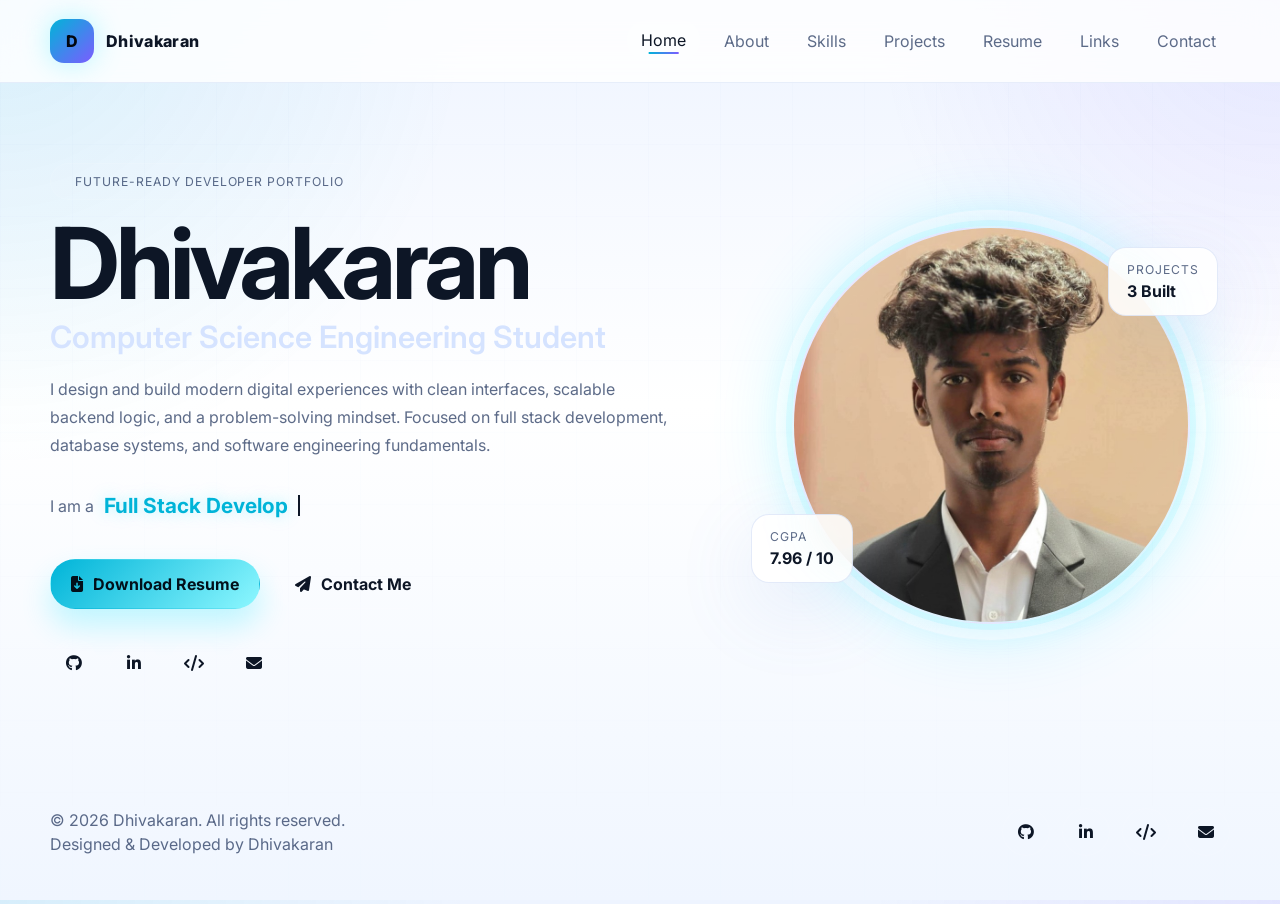
<file: index.html>
<!DOCTYPE html>
<html lang="en">
<head>
  <meta charset="UTF-8" />
  <meta name="viewport" content="width=device-width, initial-scale=1.0" />
  <meta name="description" content="Dhivakaran - Computer Science Engineering Student, Full Stack Developer, and Problem Solver. Modern portfolio showcasing projects, skills, resume, and contact details." />
  <meta name="keywords" content="Dhivakaran, portfolio, full stack developer, MERN stack, web developer, computer science engineering student" />
  <meta name="author" content="Dhivakaran" />
  <meta name="theme-color" content="#ffffff" />
  <meta property="og:title" content="Dhivakaran | Portfolio" />
  <meta property="og:description" content="Premium futuristic personal portfolio for Dhivakaran." />
  <meta property="og:type" content="website" />
  <title>Dhivakaran | Portfolio</title>
  <link rel="preconnect" href="https://fonts.googleapis.com" />
  <link rel="preconnect" href="https://fonts.gstatic.com" crossorigin />
  <link href="https://fonts.googleapis.com/css2?family=Inter:wght@300;400;500;600;700;800;900&family=Poppins:wght@400;500;600;700;800&display=swap" rel="stylesheet" />
  <link rel="stylesheet" href="https://cdnjs.cloudflare.com/ajax/libs/font-awesome/6.5.2/css/all.min.css" referrerpolicy="no-referrer" />
  <link rel="stylesheet" href="https://unpkg.com/aos@2.3.4/dist/aos.css" />
  <link rel="stylesheet" href="style.css" />
</head>
<body>
  <div class="page-loader" id="pageLoader" aria-hidden="true">
    <div class="loader-ring"></div>
    <p>Crafting portfolio experience</p>
  </div>

  <canvas id="particleCanvas" aria-hidden="true"></canvas>

  <header class="site-header">
    <nav class="navbar">
      <a class="brand" href="index.html">
        <span class="brand-mark">D</span>
        <span class="brand-text">Dhivakaran</span>
      </a>

      <button class="nav-toggle" id="navToggle" aria-label="Toggle navigation" aria-expanded="false">
        <span></span>
        <span></span>
        <span></span>
      </button>

      <div class="nav-menu" id="navMenu">
        <a href="index.html" class="nav-link active">Home</a>
        <a href="about.html" class="nav-link">About</a>
        <a href="skills.html" class="nav-link">Skills</a>
        <a href="projects.html" class="nav-link">Projects</a>
        <a href="resume.html" class="nav-link">Resume</a>
        <a href="links.html" class="nav-link">Links</a>
        <a href="contact.html" class="nav-link">Contact</a>
      </div>
    </nav>
  </header>

  <main>
    <section class="hero section" id="home">
      <div class="hero-grid">
        <div class="hero-content" data-aos="fade-right" data-aos-duration="900">
          <span class="eyebrow"><i class="fa-solid fa-sparkles"></i> Future-ready developer portfolio</span>
          <h1>Dhivakaran</h1>
          <h2>Computer Science Engineering Student</h2>
          <p class="hero-copy">I design and build modern digital experiences with clean interfaces, scalable backend logic, and a problem-solving mindset. Focused on full stack development, database systems, and software engineering fundamentals.</p>

          <div class="typing-wrap">
            <span class="typing-label">I am a</span>
            <span class="typing-text" id="typingText" aria-live="polite"></span>
            <span class="typing-cursor" aria-hidden="true"></span>
          </div>

          <div class="hero-actions">
            <a class="btn btn-primary" href="assets/resume/resume.pdf" download>
              <i class="fa-solid fa-file-arrow-down"></i>
              Download Resume
            </a>
            <a class="btn btn-secondary" href="contact.html">
              <i class="fa-solid fa-paper-plane"></i>
              Contact Me
            </a>
          </div>

          <div class="social-strip" aria-label="Social links">
            <a class="social-link" href="https://github.com/Dhivakaran397/" target="_blank" rel="noreferrer" aria-label="GitHub">
              <i class="fa-brands fa-github"></i>
            </a>
            <a class="social-link" href="https://www.linkedin.com/in/dhivakaran-r-6a7901321" target="_blank" rel="noreferrer" aria-label="LinkedIn">
              <i class="fa-brands fa-linkedin-in"></i>
            </a>
            <a class="social-link" href="https://leetcode.com/u/dhivakaran05/" target="_blank" rel="noreferrer" aria-label="LeetCode">
              <i class="fa-solid fa-code"></i>
            </a>
            <a class="social-link" href="https://mail.google.com/mail/?view=cm&fs=1&to=dhivak397@gmail.com" target="_blank" aria-label="Email">
              <i class="fa-solid fa-envelope"></i>
            </a>
          </div>
        </div>

        <div class="hero-visual" data-aos="fade-left" data-aos-duration="900">
          <div class="profile-card">
            <div class="profile-glow"></div>
            <img class="profile-image" src="assets/profile.jpg" alt="Dhivakaran profile photo" data-fallback="hero" />
            <div class="profile-shine"></div>
          </div>
          <div class="floating-stat stat-one">
            <span>CGPA</span>
            <strong>7.96 / 10</strong>
          </div>
          <div class="floating-stat stat-two">
            <span>Projects</span>
            <strong>3 Built</strong>
          </div>
          <div class="hero-pulse"></div>
        </div>
      </div>
    </section>
  </main>

  <footer class="site-footer">
    <div>
      <p>&copy; 2026 Dhivakaran. All rights reserved.</p>
      <p>Designed &amp; Developed by Dhivakaran</p>
    </div>
    <div class="footer-icons">
      <a href="https://github.com/Dhivakaran397/" target="_blank" rel="noreferrer" aria-label="GitHub"><i class="fa-brands fa-github"></i></a>
      <a href="https://www.linkedin.com/in/dhivakaran-r-6a7901321" target="_blank" rel="noreferrer" aria-label="LinkedIn"><i class="fa-brands fa-linkedin-in"></i></a>
      <a href="https://leetcode.com/u/dhivakaran05/" target="_blank" rel="noreferrer" aria-label="LeetCode"><i class="fa-solid fa-code"></i></a>
      <a href="https://mail.google.com/mail/?view=cm&fs=1&to=dhivak397@gmail.com" target="_blank" aria-label="Email"><i class="fa-solid fa-envelope"></i></a>
    </div>
  </footer>

  <script src="https://unpkg.com/aos@2.3.4/dist/aos.js"></script>
  <script src="script.js"></script>
</body>
</html>
</file>
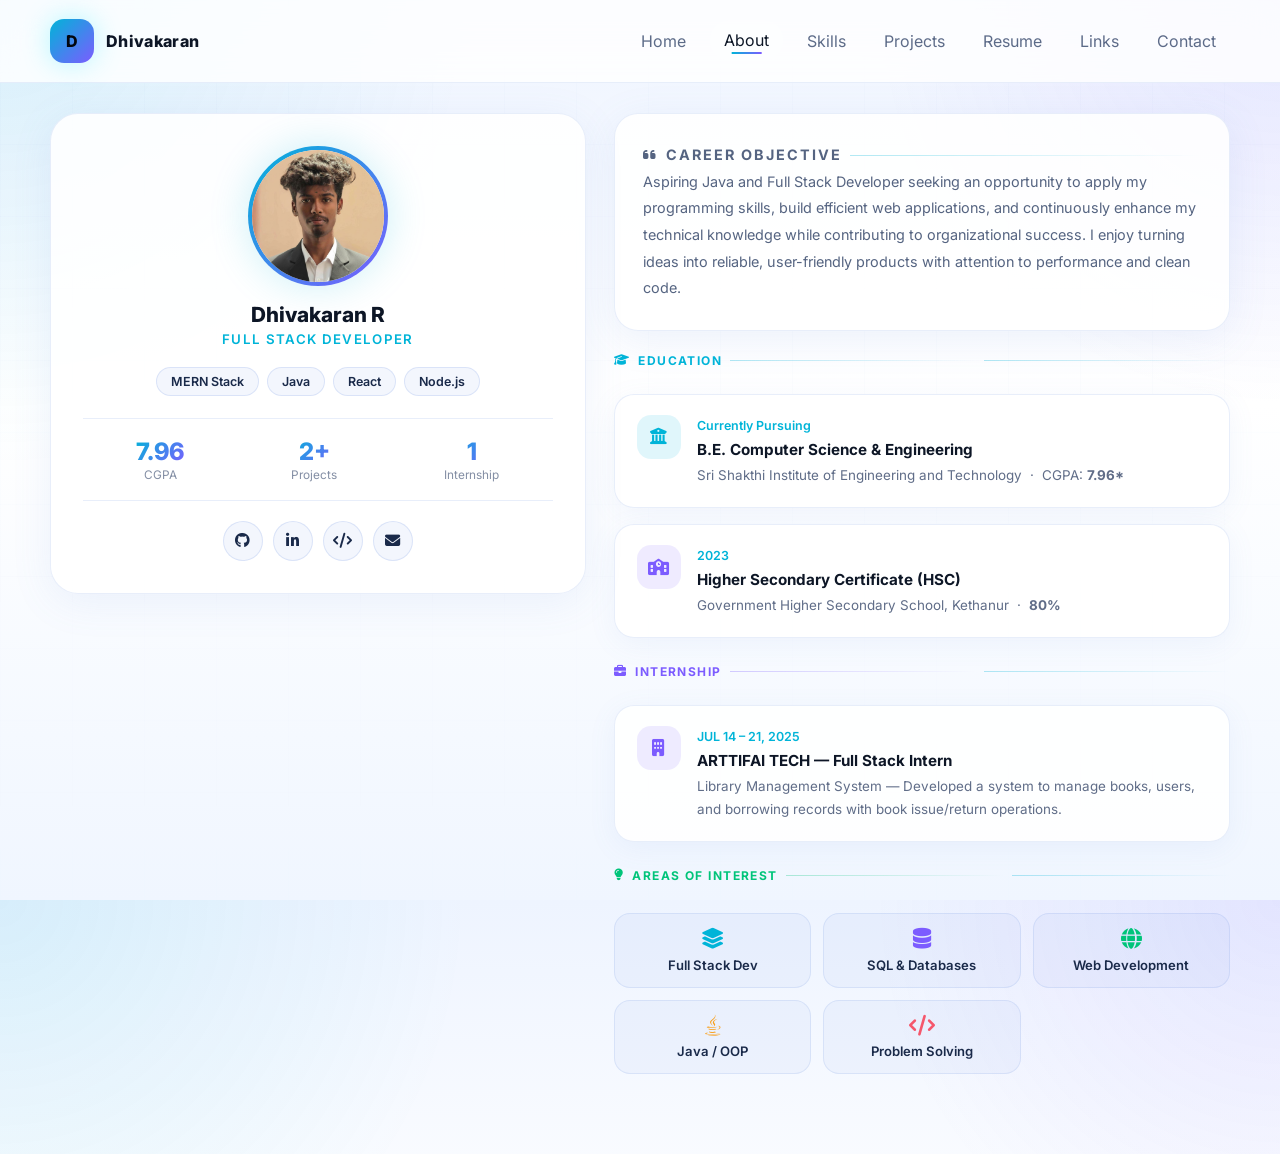
<file: about.html>
<!doctype html>
<html lang="en">
<head>
  <meta charset="utf-8">
  <meta name="viewport" content="width=device-width,initial-scale=1">
  <title>About — Dhivakaran R</title>
  <meta name="description" content="About Dhivakaran R — Full Stack Developer and CSE student at Sri Shakthi Institute of Engineering.">
  <link rel="preconnect" href="https://fonts.googleapis.com">
  <link rel="preconnect" href="https://fonts.gstatic.com" crossorigin>
  <link href="https://fonts.googleapis.com/css2?family=Inter:wght@400;500;600;700;800&display=swap" rel="stylesheet">
  <link rel="stylesheet" href="https://cdnjs.cloudflare.com/ajax/libs/font-awesome/6.5.0/css/all.min.css">
  <link rel="stylesheet" href="style.css">
  <style>
    .about-layout {
      display: grid;
      grid-template-columns: 1fr 1.15fr;
      gap: 28px;
      align-items: start;
    }

    /* Profile visual card */
    .about-visual-card {
      background: rgba(255,255,255,0.88);
      border: 1.5px solid rgba(100,140,220,0.15);
      border-radius: 28px;
      padding: 32px;
      box-shadow: 0 8px 40px rgba(100,140,220,0.10);
      text-align: center;
      position: sticky;
      top: 100px;
    }
    .av-photo {
      width: 140px;
      height: 140px;
      border-radius: 50%;
      object-fit: cover;
      border: 4px solid transparent;
      background: linear-gradient(#fff,#fff) padding-box,
                  linear-gradient(135deg,#00b4d8,#7c5cff) border-box;
      box-shadow: 0 0 40px rgba(0,180,216,0.2);
      margin: 0 auto 16px;
      display: block;
    }
    .av-photo-placeholder {
      width: 140px;
      height: 140px;
      border-radius: 50%;
      background: linear-gradient(135deg,#00b4d8,#7c5cff);
      display: grid;
      place-items: center;
      font-size: 3rem;
      font-weight: 800;
      color: #fff;
      margin: 0 auto 16px;
    }
    .av-name {
      font-size: 1.3rem;
      font-weight: 800;
      color: #0d1626;
      margin: 0 0 4px;
    }
    .av-role {
      font-size: 0.83rem;
      color: #00b4d8;
      font-weight: 600;
      letter-spacing: 0.1em;
      text-transform: uppercase;
      margin: 0 0 20px;
    }
    .av-tags {
      display: flex;
      flex-wrap: wrap;
      justify-content: center;
      gap: 8px;
      margin-bottom: 22px;
    }
    .av-tag {
      padding: 6px 14px;
      border-radius: 999px;
      background: rgba(100,140,220,0.08);
      border: 1px solid rgba(100,140,220,0.18);
      font-size: 0.78rem;
      font-weight: 600;
      color: #1a2a4a;
    }
    .av-divider {
      height: 1px;
      background: rgba(100,140,220,0.15);
      margin: 18px 0;
    }
    .av-stat-row {
      display: flex;
      justify-content: space-around;
    }
    .av-stat { text-align: center; }
    .av-stat .num {
      font-size: 1.5rem;
      font-weight: 800;
      background: linear-gradient(135deg,#00b4d8,#7c5cff);
      -webkit-background-clip: text;
      -webkit-text-fill-color: transparent;
      background-clip: text;
      display: block;
    }
    .av-stat .lbl {
      font-size: 0.74rem;
      color: rgba(30,50,90,0.55);
      margin-top: 2px;
      display: block;
    }
    .av-socials {
      display: flex;
      justify-content: center;
      gap: 10px;
      margin-top: 20px;
    }
    .av-social-btn {
      width: 40px; height: 40px;
      border-radius: 50%;
      display: grid;
      place-items: center;
      background: rgba(100,140,220,0.08);
      border: 1px solid rgba(100,140,220,0.18);
      color: #1a2a4a;
      text-decoration: none;
      font-size: 0.95rem;
      transition: transform 0.2s ease, border-color 0.2s ease, color 0.2s ease;
    }
    .av-social-btn:hover {
      transform: translateY(-3px);
      border-color: #00b4d8;
      color: #00b4d8;
    }

    /* Right content */
    .about-right {
      display: grid;
      gap: 22px;
    }

    /* Bio card */
    .about-bio-card {
      background: rgba(255,255,255,0.88);
      border: 1.5px solid rgba(100,140,220,0.15);
      border-radius: 24px;
      padding: 28px;
      box-shadow: 0 8px 40px rgba(100,140,220,0.10);
    }
    .abc-title {
      font-size: 0.75rem;
      font-weight: 700;
      letter-spacing: 0.14em;
      text-transform: uppercase;
      color: #00b4d8;
      margin: 0 0 10px;
      display: flex; align-items: center; gap: 8px;
    }
    .abc-title::after {
      content:''; flex:1; height:1.5px;
      background: linear-gradient(90deg, rgba(0,180,216,0.3), transparent);
    }
    .about-bio-card p {
      margin: 0;
      color: rgba(20,40,80,0.72);
      line-height: 1.85;
      font-size: 0.9rem;
    }

    /* Timeline cards */
    .about-timeline {
      display: grid;
      gap: 16px;
    }
    .tl-card {
      background: rgba(255,255,255,0.88);
      border: 1.5px solid rgba(100,140,220,0.15);
      border-radius: 20px;
      padding: 20px 22px;
      box-shadow: 0 6px 28px rgba(100,140,220,0.08);
      display: grid;
      grid-template-columns: 44px 1fr;
      gap: 16px;
      align-items: start;
      transition: transform 0.25s ease, border-color 0.25s ease;
    }
    .tl-card:hover {
      transform: translateY(-4px);
      border-color: rgba(0,180,216,0.35);
    }
    .tl-icon {
      width: 44px; height: 44px;
      border-radius: 14px;
      display: grid;
      place-items: center;
      font-size: 1.05rem;
      flex-shrink: 0;
    }
    .tl-icon.blue  { background: rgba(0,180,216,0.12); color: #00b4d8; }
    .tl-icon.purple{ background: rgba(124,92,255,0.12); color: #7c5cff; }
    .tl-icon.green { background: rgba(0,196,122,0.12);  color: #00c47a; }
    .tl-icon.orange{ background: rgba(248,159,27,0.12); color: #f89f1b; }

    .tl-body h3 {
      margin: 0 0 5px;
      font-size: 0.95rem;
      font-weight: 700;
      color: #0d1626;
    }
    .tl-body p {
      margin: 0;
      font-size: 0.84rem;
      color: rgba(20,40,80,0.68);
      line-height: 1.7;
    }
    .tl-body .tl-meta {
      font-size: 0.78rem;
      font-weight: 600;
      color: #00b4d8;
      margin-bottom: 4px;
    }

    /* Interests grid */
    .interests-grid {
      display: grid;
      grid-template-columns: repeat(3, 1fr);
      gap: 12px;
    }
    .int-chip {
      padding: 14px 16px;
      border-radius: 16px;
      background: rgba(100,140,220,0.06);
      border: 1px solid rgba(100,140,220,0.15);
      text-align: center;
      font-size: 0.82rem;
      font-weight: 600;
      color: #1a2a4a;
      display: flex;
      flex-direction: column;
      align-items: center;
      gap: 8px;
      transition: transform 0.2s ease, border-color 0.2s ease;
    }
    .int-chip:hover {
      transform: translateY(-3px);
      border-color: rgba(0,180,216,0.4);
    }
    .int-chip i { font-size: 1.3rem; }

    @media (max-width: 860px) {
      .about-layout { grid-template-columns: 1fr; }
      .about-visual-card { position: static; }
      .interests-grid { grid-template-columns: repeat(2,1fr); }
    }
  </style>
</head>
<body>

  <header class="site-header">
    <nav class="navbar">
      <a class="brand" href="index.html">
        <span class="brand-mark">D</span>
        <span class="brand-text">Dhivakaran</span>
      </a>
      <button class="nav-toggle" id="navToggle" aria-label="Toggle menu">
        <span></span><span></span><span></span>
      </button>
      <div class="nav-menu" id="navMenu">
        <a href="index.html" class="nav-link">Home</a>
        <a href="about.html" class="nav-link active">About</a>
        <a href="skills.html" class="nav-link">Skills</a>
        <a href="projects.html" class="nav-link">Projects</a>
        <a href="resume.html" class="nav-link">Resume</a>
        <a href="links.html" class="nav-link">Links</a>
        <a href="contact.html" class="nav-link">Contact</a>
      </div>
    </nav>
  </header>

  <main class="section" style="padding-top:30px">


    <div class="about-layout">

      <!-- Left: Profile card -->
      <div class="about-visual-card">
        <img src="assets/profile.jpg" alt="Dhivakaran R" class="av-photo"
          onerror="this.style.display='none'; this.nextElementSibling.style.display='grid'">
        <div class="av-photo-placeholder" style="display:none">D</div>

        <h2 class="av-name">Dhivakaran R</h2>
        <p class="av-role">Full Stack Developer</p>

        <div class="av-tags">
          <span class="av-tag">MERN Stack</span>
          <span class="av-tag">Java</span>
          <span class="av-tag">React</span>
          <span class="av-tag">Node.js</span>
        </div>

        <div class="av-divider"></div>
        <div class="av-stat-row">
          <div class="av-stat">
            <span class="num">7.96</span>
            <span class="lbl">CGPA</span>
          </div>
          <div class="av-stat">
            <span class="num">2+</span>
            <span class="lbl">Projects</span>
          </div>
          <div class="av-stat">
            <span class="num">1</span>
            <span class="lbl">Internship</span>
          </div>
        </div>
        <div class="av-divider"></div>

        <div class="av-socials">
          <a href="https://github.com/Dhivakaran397/" class="av-social-btn" target="_blank" rel="noreferrer" title="GitHub">
            <i class="fa-brands fa-github"></i>
          </a>
          <a href="https://www.linkedin.com/in/dhivakaran-r-6a7901321" class="av-social-btn" target="_blank" rel="noreferrer" title="LinkedIn">
            <i class="fa-brands fa-linkedin-in"></i>
          </a>
          <a href="https://leetcode.com/u/dhivakaran05/" class="av-social-btn" target="_blank" rel="noreferrer" title="LeetCode">
            <i class="fa-solid fa-code"></i>
          </a>
          <a href="https://mail.google.com/mail/?view=cm&fs=1&to=dhivak397@gmail.com" target="_blank" class="av-social-btn" title="Email">
            <i class="fa-solid fa-envelope"></i>
          </a>
        </div>
      </div>

      <!-- Right: Content -->
      <div class="about-right">

        <!-- Bio -->
        <div class="about-bio-card">
          <p class="abc-title"><i class="fa-solid fa-quote-left"></i> Career Objective</p>
          <p>Aspiring Java and Full Stack Developer seeking an opportunity to apply my programming skills, build efficient web applications, and continuously enhance my technical knowledge while contributing to organizational success. I enjoy turning ideas into reliable, user-friendly products with attention to performance and clean code.</p>
        </div>

        <!-- Education -->
        <div class="abc-title" style="font-size:0.75rem;font-weight:700;letter-spacing:0.12em;text-transform:uppercase;color:#00b4d8;display:flex;align-items:center;gap:8px;margin-bottom:4px">
          <i class="fa-solid fa-graduation-cap"></i> Education
          <span style="flex:1;height:1.5px;background:linear-gradient(90deg,rgba(0,180,216,0.3),transparent);display:block"></span>
        </div>
        <div class="about-timeline">
          <div class="tl-card">
            <div class="tl-icon blue"><i class="fa-solid fa-university"></i></div>
            <div class="tl-body">
              <p class="tl-meta">Currently Pursuing</p>
              <h3>B.E. Computer Science & Engineering</h3>
              <p>Sri Shakthi Institute of Engineering and Technology &nbsp;·&nbsp; CGPA: <strong>7.96*</strong></p>
            </div>
          </div>
          <div class="tl-card">
            <div class="tl-icon purple"><i class="fa-solid fa-school"></i></div>
            <div class="tl-body">
              <p class="tl-meta">2023</p>
              <h3>Higher Secondary Certificate (HSC)</h3>
              <p>Government Higher Secondary School, Kethanur &nbsp;·&nbsp; <strong>80%</strong></p>
            </div>
          </div>
        </div>

        <!-- Internship -->
        <div class="abc-title" style="font-size:0.75rem;font-weight:700;letter-spacing:0.12em;text-transform:uppercase;color:#7c5cff;display:flex;align-items:center;gap:8px;margin-bottom:4px;margin-top:4px">
          <i class="fa-solid fa-briefcase"></i> Internship
          <span style="flex:1;height:1.5px;background:linear-gradient(90deg,rgba(124,92,255,0.3),transparent);display:block"></span>
        </div>
        <div class="about-timeline">
          <div class="tl-card">
            <div class="tl-icon purple"><i class="fa-solid fa-building"></i></div>
            <div class="tl-body">
              <p class="tl-meta">JUL 14 – 21, 2025</p>
              <h3>ARTTIFAI TECH — Full Stack Intern</h3>
              <p>Library Management System — Developed a system to manage books, users, and borrowing records with book issue/return operations.</p>
            </div>
          </div>
        </div>

        <!-- Area of Interest -->
        <div class="abc-title" style="font-size:0.75rem;font-weight:700;letter-spacing:0.12em;text-transform:uppercase;color:#00c47a;display:flex;align-items:center;gap:8px;margin-bottom:8px;margin-top:4px">
          <i class="fa-solid fa-lightbulb"></i> Areas of Interest
          <span style="flex:1;height:1.5px;background:linear-gradient(90deg,rgba(0,196,122,0.3),transparent);display:block"></span>
        </div>
        <div class="interests-grid">
          <div class="int-chip"><i class="fa-solid fa-layer-group" style="color:#00b4d8"></i>Full Stack Dev</div>
          <div class="int-chip"><i class="fa-solid fa-database" style="color:#7c5cff"></i>SQL & Databases</div>
          <div class="int-chip"><i class="fa-solid fa-globe" style="color:#00c47a"></i>Web Development</div>
          <div class="int-chip"><i class="fa-brands fa-java" style="color:#f89f1b"></i>Java / OOP</div>
          <div class="int-chip"><i class="fa-solid fa-code" style="color:#f5576c"></i>Problem Solving</div>
        </div>

      </div>
    </div>
  </main>

  <button class="scroll-top" id="scrollTop" aria-label="Back to top">
    <i class="fa-solid fa-chevron-up"></i>
  </button>

  <script>
    const navToggle = document.getElementById('navToggle');
    const navMenu   = document.getElementById('navMenu');
    if (navToggle) navToggle.addEventListener('click', () => navMenu.classList.toggle('open'));
    const scrollTopBtn = document.getElementById('scrollTop');
    window.addEventListener('scroll', () => scrollTopBtn.classList.toggle('show', window.scrollY > 300));
    scrollTopBtn.addEventListener('click', () => window.scrollTo({ top: 0, behavior: 'smooth' }));
  </script>
  <script src="fit.js"></script>
</body>
</html>
</file>
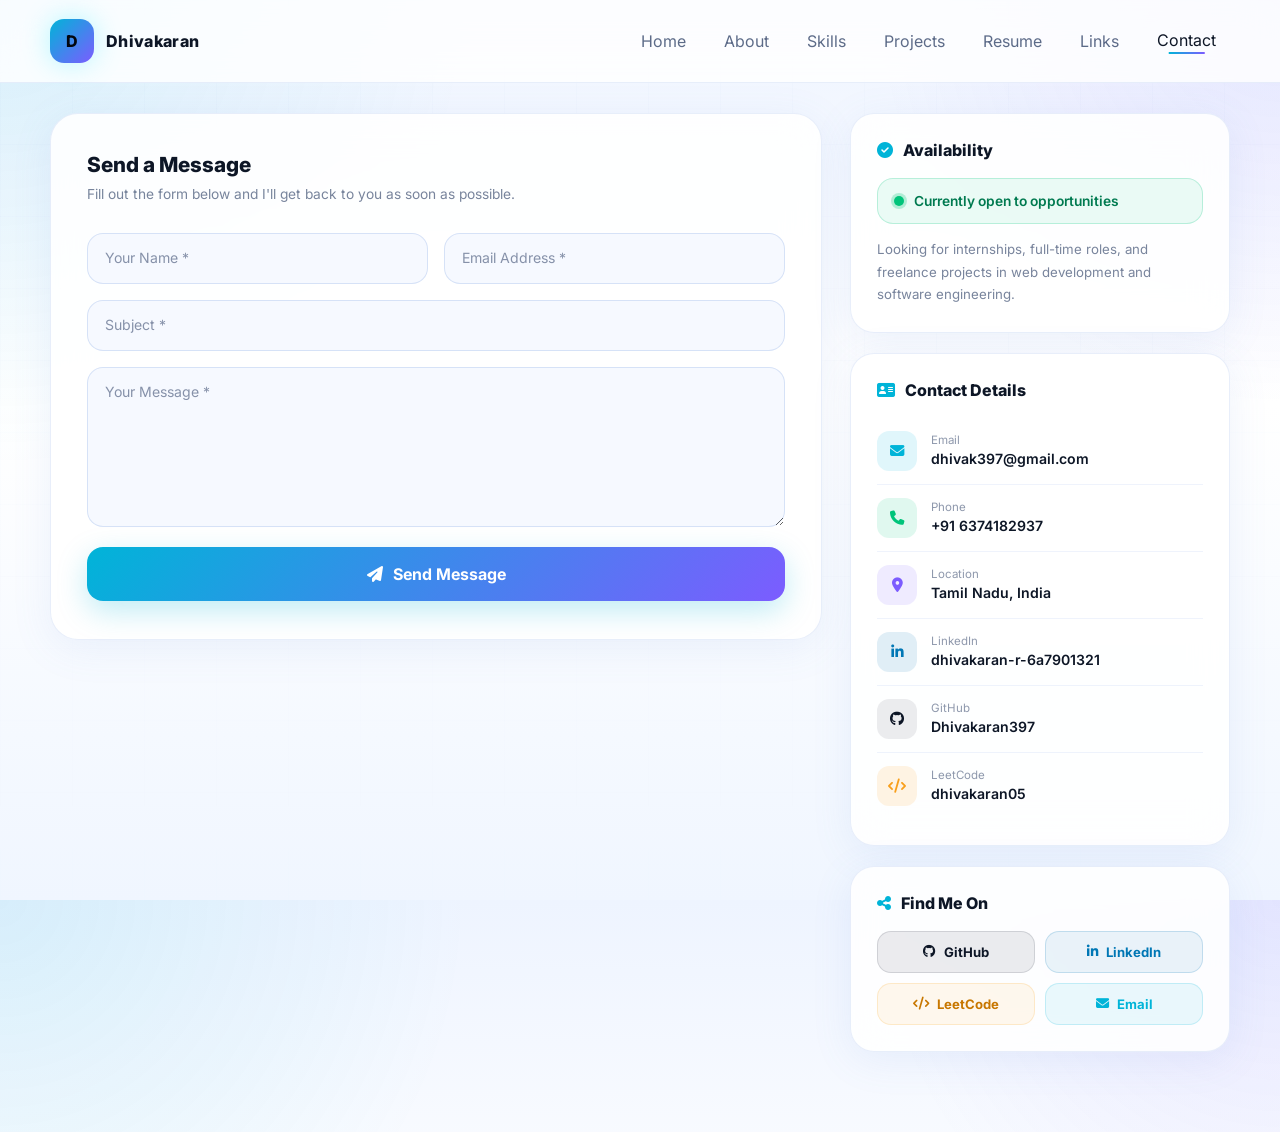
<file: contact.html>
<!doctype html>
<html lang="en">
<head>
  <meta charset="utf-8">
  <meta name="viewport" content="width=device-width,initial-scale=1">
  <title>Contact — Dhivakaran R</title>
  <meta name="description" content="Contact Dhivakaran R — Full Stack Developer. Open for internships, collaborations and opportunities.">
  <link rel="preconnect" href="https://fonts.googleapis.com">
  <link rel="preconnect" href="https://fonts.gstatic.com" crossorigin>
  <link href="https://fonts.googleapis.com/css2?family=Inter:wght@400;500;600;700;800&display=swap" rel="stylesheet">
  <link rel="stylesheet" href="https://cdnjs.cloudflare.com/ajax/libs/font-awesome/6.5.0/css/all.min.css">
  <link rel="stylesheet" href="style.css">
  <style>
    /* ===== CONTACT PAGE STYLES ===== */
    .contact-layout {
      display: grid;
      grid-template-columns: 1fr 380px;
      gap: 28px;
      align-items: start;
    }

    /* ---- Form Card ---- */
    .contact-form-card {
      background: rgba(255,255,255,0.88);
      border: 1.5px solid rgba(100,140,220,0.15);
      border-radius: 28px;
      padding: 38px 36px;
      box-shadow: 0 8px 40px rgba(100,140,220,0.10);
      backdrop-filter: blur(18px);
    }

    .form-title {
      font-size: 1.3rem;
      font-weight: 800;
      color: #0d1626;
      margin: 0 0 6px;
    }
    .form-subtitle {
      font-size: 0.86rem;
      color: rgba(30,50,90,0.60);
      margin: 0 0 28px;
      line-height: 1.6;
    }

    .form-row-2 {
      display: grid;
      grid-template-columns: 1fr 1fr;
      gap: 16px;
    }

    /* Floating label fields */
    .ff {
      position: relative;
      margin-bottom: 16px;
    }
    .ff input,
    .ff textarea {
      width: 100%;
      padding: 20px 18px 12px;
      border: 1.5px solid rgba(100,140,220,0.22);
      border-radius: 16px;
      background: rgba(244,248,255,0.80);
      color: #0d1626;
      font-size: 0.9rem;
      font-family: 'Inter', sans-serif;
      outline: none;
      transition: border-color 0.25s, box-shadow 0.25s, background 0.25s;
      box-sizing: border-box;
    }
    .ff textarea {
      resize: vertical;
      min-height: 160px;
    }
    .ff label {
      position: absolute;
      left: 18px;
      top: 16px;
      font-size: 0.88rem;
      color: rgba(30,50,90,0.52);
      pointer-events: none;
      transition: all 0.22s ease;
      background: transparent;
    }
    .ff input:focus,
    .ff textarea:focus {
      border-color: rgba(0,180,216,0.55);
      box-shadow: 0 0 0 4px rgba(0,180,216,0.10);
      background: #fff;
    }
    .ff input:focus + label,
    .ff textarea:focus + label,
    .ff input:not(:placeholder-shown) + label,
    .ff textarea:not(:placeholder-shown) + label {
      top: -9px;
      left: 14px;
      padding: 0 8px;
      font-size: 0.74rem;
      color: #00b4d8;
      background: #fff;
      border-radius: 999px;
      font-weight: 600;
    }

    /* Validation error */
    .ff .err-msg {
      font-size: 0.76rem;
      color: #ff5f6d;
      margin-top: 5px;
      display: none;
    }
    .ff.has-error input,
    .ff.has-error textarea {
      border-color: rgba(255,95,109,0.55);
    }
    .ff.has-error .err-msg { display: block; }

    /* Send button */
    .send-btn {
      display: flex;
      align-items: center;
      justify-content: center;
      gap: 10px;
      width: 100%;
      padding: 17px;
      border-radius: 16px;
      border: none;
      background: linear-gradient(135deg, #00b4d8, #7c5cff);
      color: #fff;
      font-size: 1rem;
      font-weight: 700;
      font-family: 'Inter', sans-serif;
      cursor: pointer;
      box-shadow: 0 10px 30px rgba(0,180,216,0.25);
      transition: transform 0.25s ease, box-shadow 0.25s ease;
      margin-top: 8px;
    }
    .send-btn:hover {
      transform: translateY(-2px);
      box-shadow: 0 18px 44px rgba(0,180,216,0.35);
    }
    .send-btn:disabled {
      opacity: 0.65;
      cursor: not-allowed;
      transform: none;
    }

    /* Status message */
    .form-msg {
      display: none;
      align-items: center;
      gap: 10px;
      padding: 14px 18px;
      border-radius: 14px;
      font-size: 0.88rem;
      font-weight: 600;
      margin-bottom: 18px;
    }
    .form-msg.success {
      display: flex;
      background: rgba(0,196,122,0.10);
      border: 1px solid rgba(0,196,122,0.25);
      color: #00a066;
    }
    .form-msg.error {
      display: flex;
      background: rgba(255,95,109,0.10);
      border: 1px solid rgba(255,95,109,0.25);
      color: #d63045;
    }

    /* ---- Sidebar ---- */
    .contact-sidebar {
      display: grid;
      gap: 20px;
      position: sticky;
      top: 100px;
    }

    .cs-card {
      background: rgba(255,255,255,0.88);
      border: 1.5px solid rgba(100,140,220,0.15);
      border-radius: 24px;
      padding: 26px;
      box-shadow: 0 8px 40px rgba(100,140,220,0.10);
      backdrop-filter: blur(18px);
    }
    .cs-card h3 {
      margin: 0 0 18px;
      font-size: 1rem;
      font-weight: 800;
      color: #0d1626;
      display: flex;
      align-items: center;
      gap: 10px;
    }
    .cs-card h3 i { color: var(--primary); }

    /* Contact detail rows */
    .cd-row {
      display: flex;
      align-items: center;
      gap: 14px;
      padding: 13px 0;
      border-bottom: 1px solid rgba(100,140,220,0.10);
      text-decoration: none;
      color: inherit;
      transition: transform 0.2s ease;
    }
    .cd-row:last-child { border-bottom: none; }
    .cd-row:hover { transform: translateX(4px); }

    .cd-icon {
      width: 40px; height: 40px;
      border-radius: 12px;
      display: grid;
      place-items: center;
      font-size: 0.9rem;
      flex-shrink: 0;
    }
    .cd-icon.blue   { background: rgba(0,180,216,0.12); color: #00b4d8; }
    .cd-icon.purple { background: rgba(124,92,255,0.12); color: #7c5cff; }
    .cd-icon.green  { background: rgba(0,196,122,0.12);  color: #00c47a; }
    .cd-icon.dark   { background: rgba(13,22,38,0.08);   color: #0d1626; }
    .cd-icon.orange { background: rgba(248,159,27,0.12); color: #f89f1b; }

    .cd-text .cd-label {
      font-size: 0.72rem;
      color: rgba(30,50,90,0.50);
      display: block;
      margin-bottom: 1px;
    }
    .cd-text .cd-val {
      font-size: 0.88rem;
      font-weight: 600;
      color: #0d1626;
    }

    /* Availability badge */
    .avail-badge {
      display: flex;
      align-items: center;
      gap: 10px;
      padding: 14px 16px;
      border-radius: 16px;
      background: rgba(0,196,122,0.08);
      border: 1.5px solid rgba(0,196,122,0.22);
      font-size: 0.86rem;
      font-weight: 600;
      color: #007a50;
    }
    .avail-dot {
      width: 10px; height: 10px;
      border-radius: 50%;
      background: #00c47a;
      box-shadow: 0 0 0 3px rgba(0,196,122,0.25);
      animation: pulse-dot 2s ease-in-out infinite;
      flex-shrink: 0;
    }
    @keyframes pulse-dot {
      0%,100% { box-shadow: 0 0 0 3px rgba(0,196,122,0.25); }
      50%      { box-shadow: 0 0 0 7px rgba(0,196,122,0.10); }
    }

    /* Social quick-links */
    .social-quick {
      display: grid;
      grid-template-columns: 1fr 1fr;
      gap: 10px;
    }
    .sq-btn {
      display: flex;
      align-items: center;
      justify-content: center;
      gap: 8px;
      padding: 12px;
      border-radius: 14px;
      font-size: 0.82rem;
      font-weight: 700;
      text-decoration: none;
      transition: transform 0.22s ease, box-shadow 0.22s ease;
      border: 1.5px solid transparent;
    }
    .sq-btn:hover { transform: translateY(-3px); }
    .sq-github   { background: rgba(13,22,38,0.08); color: #0d1626; border-color: rgba(13,22,38,0.12); }
    .sq-linkedin { background: rgba(0,119,181,0.08); color: #0077b5; border-color: rgba(0,119,181,0.18); }
    .sq-leetcode { background: rgba(248,159,27,0.08); color: #c87700; border-color: rgba(248,159,27,0.18); }
    .sq-email    { background: rgba(0,180,216,0.08); color: #00b4d8; border-color: rgba(0,180,216,0.18); }
    .sq-github:hover   { box-shadow: 0 8px 24px rgba(13,22,38,0.14); }
    .sq-linkedin:hover { box-shadow: 0 8px 24px rgba(0,119,181,0.18); }
    .sq-leetcode:hover { box-shadow: 0 8px 24px rgba(248,159,27,0.18); }
    .sq-email:hover    { box-shadow: 0 8px 24px rgba(0,180,216,0.18); }

    @media (max-width: 900px) {
      .contact-layout { grid-template-columns: 1fr; }
      .contact-sidebar { position: static; }
      .contact-form-card { padding: 26px 20px; }
      .form-row-2 { grid-template-columns: 1fr; }
    }
  </style>
</head>
<body>

  <!-- ===== NAVBAR ===== -->
  <header class="site-header">
    <nav class="navbar">
      <a class="brand" href="index.html">
        <span class="brand-mark">D</span>
        <span class="brand-text">Dhivakaran</span>
      </a>
      <button class="nav-toggle" id="navToggle" aria-label="Toggle menu">
        <span></span><span></span><span></span>
      </button>
      <div class="nav-menu" id="navMenu">
        <a href="index.html" class="nav-link">Home</a>
        <a href="about.html" class="nav-link">About</a>
        <a href="skills.html" class="nav-link">Skills</a>
        <a href="projects.html" class="nav-link">Projects</a>
        <a href="resume.html" class="nav-link">Resume</a>
        <a href="links.html" class="nav-link">Links</a>
        <a href="contact.html" class="nav-link active">Contact</a>
      </div>
    </nav>
  </header>

  <!-- ===== MAIN ===== -->
  <main class="section" style="padding-top:30px">



    <div class="contact-layout">

      <!-- ===== FORM ===== -->
      <div class="contact-form-card">
        <h2 class="form-title">Send a Message</h2>
        <p class="form-subtitle">Fill out the form below and I'll get back to you as soon as possible.</p>

        <!-- Status message -->
        <div class="form-msg" id="formMsg" role="alert"></div>

        <form id="contactForm" novalidate>
          <div class="form-row-2">
            <div class="ff" id="ff-name">
              <input type="text" id="name" name="name" placeholder=" " autocomplete="name">
              <label for="name">Your Name *</label>
              <span class="err-msg">Please enter your name.</span>
            </div>
            <div class="ff" id="ff-email">
              <input type="email" id="email" name="email" placeholder=" " autocomplete="email">
              <label for="email">Email Address *</label>
              <span class="err-msg">Please enter a valid email.</span>
            </div>
          </div>

          <div class="ff" id="ff-subject">
            <input type="text" id="subject" name="subject" placeholder=" ">
            <label for="subject">Subject *</label>
            <span class="err-msg">Please enter a subject.</span>
          </div>

          <div class="ff" id="ff-message">
            <textarea id="message" name="message" placeholder=" " rows="6"></textarea>
            <label for="message">Your Message *</label>
            <span class="err-msg">Please enter your message.</span>
          </div>

          <button type="submit" class="send-btn" id="sendBtn">
            <i class="fa-solid fa-paper-plane"></i>
            Send Message
          </button>
        </form>
      </div>

      <!-- ===== SIDEBAR ===== -->
      <aside class="contact-sidebar">

        <!-- Availability -->
        <div class="cs-card">
          <h3><i class="fa-solid fa-circle-check"></i> Availability</h3>
          <div class="avail-badge">
            <span class="avail-dot"></span>
            Currently open to opportunities
          </div>
          <p style="margin:14px 0 0;font-size:0.83rem;color:rgba(30,50,90,0.60);line-height:1.7">
            Looking for internships, full-time roles, and freelance projects in web development and software engineering.
          </p>
        </div>

        <!-- Contact Details -->
        <div class="cs-card">
          <h3><i class="fa-solid fa-address-card"></i> Contact Details</h3>

          <a href="https://mail.google.com/mail/?view=cm&fs=1&to=dhivak397@gmail.com" target="_blank" class="cd-row">
            <div class="cd-icon blue"><i class="fa-solid fa-envelope"></i></div>
            <div class="cd-text">
              <span class="cd-label">Email</span>
              <span class="cd-val">dhivak397@gmail.com</span>
            </div>
          </a>

          <a href="tel:+916374182937" class="cd-row">
            <div class="cd-icon green"><i class="fa-solid fa-phone"></i></div>
            <div class="cd-text">
              <span class="cd-label">Phone</span>
              <span class="cd-val">+91 6374182937</span>
            </div>
          </a>

          <div class="cd-row">
            <div class="cd-icon purple"><i class="fa-solid fa-map-marker-alt"></i></div>
            <div class="cd-text">
              <span class="cd-label">Location</span>
              <span class="cd-val">Tamil Nadu, India</span>
            </div>
          </div>

          <a href="https://www.linkedin.com/in/dhivakaran-r-6a7901321" target="_blank" rel="noreferrer" class="cd-row">
            <div class="cd-icon blue" style="background:rgba(0,119,181,0.12);color:#0077b5"><i class="fa-brands fa-linkedin-in"></i></div>
            <div class="cd-text">
              <span class="cd-label">LinkedIn</span>
              <span class="cd-val">dhivakaran-r-6a7901321</span>
            </div>
          </a>

          <a href="https://github.com/Dhivakaran397/" target="_blank" rel="noreferrer" class="cd-row">
            <div class="cd-icon dark"><i class="fa-brands fa-github"></i></div>
            <div class="cd-text">
              <span class="cd-label">GitHub</span>
              <span class="cd-val">Dhivakaran397</span>
            </div>
          </a>

          <a href="https://leetcode.com/u/dhivakaran05/" target="_blank" rel="noreferrer" class="cd-row">
            <div class="cd-icon orange"><i class="fa-solid fa-code"></i></div>
            <div class="cd-text">
              <span class="cd-label">LeetCode</span>
              <span class="cd-val">dhivakaran05</span>
            </div>
          </a>
        </div>

        <!-- Social Quick Links -->
        <div class="cs-card">
          <h3><i class="fa-solid fa-share-nodes"></i> Find Me On</h3>
          <div class="social-quick">
            <a href="https://github.com/Dhivakaran397/" class="sq-btn sq-github" target="_blank" rel="noreferrer">
              <i class="fa-brands fa-github"></i> GitHub
            </a>
            <a href="https://www.linkedin.com/in/dhivakaran-r-6a7901321" class="sq-btn sq-linkedin" target="_blank" rel="noreferrer">
              <i class="fa-brands fa-linkedin-in"></i> LinkedIn
            </a>
            <a href="https://leetcode.com/u/dhivakaran05/" class="sq-btn sq-leetcode" target="_blank" rel="noreferrer">
              <i class="fa-solid fa-code"></i> LeetCode
            </a>
            <a href="https://mail.google.com/mail/?view=cm&fs=1&to=dhivak397@gmail.com" target="_blank" class="sq-btn sq-email">
              <i class="fa-solid fa-envelope"></i> Email
            </a>
          </div>
        </div>

      </aside>
    </div>
  </main>

  <!-- Scroll-to-top -->
  <button class="scroll-top" id="scrollTop" aria-label="Back to top">
    <i class="fa-solid fa-chevron-up"></i>
  </button>

  <script>
    // Nav toggle
    const navToggle = document.getElementById('navToggle');
    const navMenu   = document.getElementById('navMenu');
    if (navToggle) navToggle.addEventListener('click', () => navMenu.classList.toggle('open'));

    // Scroll to top
    const scrollTopBtn = document.getElementById('scrollTop');
    window.addEventListener('scroll', () => scrollTopBtn.classList.toggle('show', window.scrollY > 300));
    scrollTopBtn.addEventListener('click', () => window.scrollTo({ top: 0, behavior: 'smooth' }));

    // ===== FORM VALIDATION & SUBMIT =====
    const form    = document.getElementById('contactForm');
    const formMsg = document.getElementById('formMsg');
    const sendBtn = document.getElementById('sendBtn');

    function validateField(id, rule) {
      const wrapper = document.getElementById('ff-' + id);
      const input   = document.getElementById(id);
      const valid   = rule(input.value.trim());
      wrapper.classList.toggle('has-error', !valid);
      return valid;
    }

    function showMsg(type, text) {
      formMsg.className = 'form-msg ' + type;
      formMsg.innerHTML = `<i class="fa-solid fa-${type === 'success' ? 'circle-check' : 'circle-exclamation'}"></i> ${text}`;
      formMsg.scrollIntoView({ behavior: 'smooth', block: 'nearest' });
    }

    form.addEventListener('submit', async (e) => {
      e.preventDefault();

      const vName    = validateField('name',    v => v.length >= 2);
      const vEmail   = validateField('email',   v => /^[^\s@]+@[^\s@]+\.[^\s@]+$/.test(v));
      const vSubject = validateField('subject', v => v.length >= 3);
      const vMessage = validateField('message', v => v.length >= 10);

      if (!(vName && vEmail && vSubject && vMessage)) {
        showMsg('error', 'Please fix the errors above before sending.');
        return;
      }

      // EmailJS integration (replace YOUR_SERVICE_ID, YOUR_TEMPLATE_ID, YOUR_PUBLIC_KEY)
      sendBtn.disabled = true;
      sendBtn.innerHTML = '<i class="fa-solid fa-spinner fa-spin"></i> Sending…';

      try {
        // If EmailJS is loaded:
        // await emailjs.sendForm('YOUR_SERVICE_ID', 'YOUR_TEMPLATE_ID', form, 'YOUR_PUBLIC_KEY');
        await new Promise(r => setTimeout(r, 1200)); // simulate delay

        showMsg('success', 'Message sent! I\'ll get back to you soon. 🎉');
        form.reset();
        document.querySelectorAll('.ff').forEach(f => f.classList.remove('has-error'));
      } catch (err) {
        showMsg('error', 'Failed to send. Please email me directly at dhivak397@gmail.com');
      } finally {
        sendBtn.disabled = false;
        sendBtn.innerHTML = '<i class="fa-solid fa-paper-plane"></i> Send Message';
      }
    });

    // Live validation on blur
    ['name','email','subject','message'].forEach(id => {
      document.getElementById(id).addEventListener('blur', () => {
        const rules = {
          name:    v => v.length >= 2,
          email:   v => /^[^\s@]+@[^\s@]+\.[^\s@]+$/.test(v),
          subject: v => v.length >= 3,
          message: v => v.length >= 10,
        };
        if (document.getElementById(id).value.trim())
          validateField(id, rules[id]);
      });
    });
  </script>
  <script src="fit.js"></script>
</body>
</html>
</file>
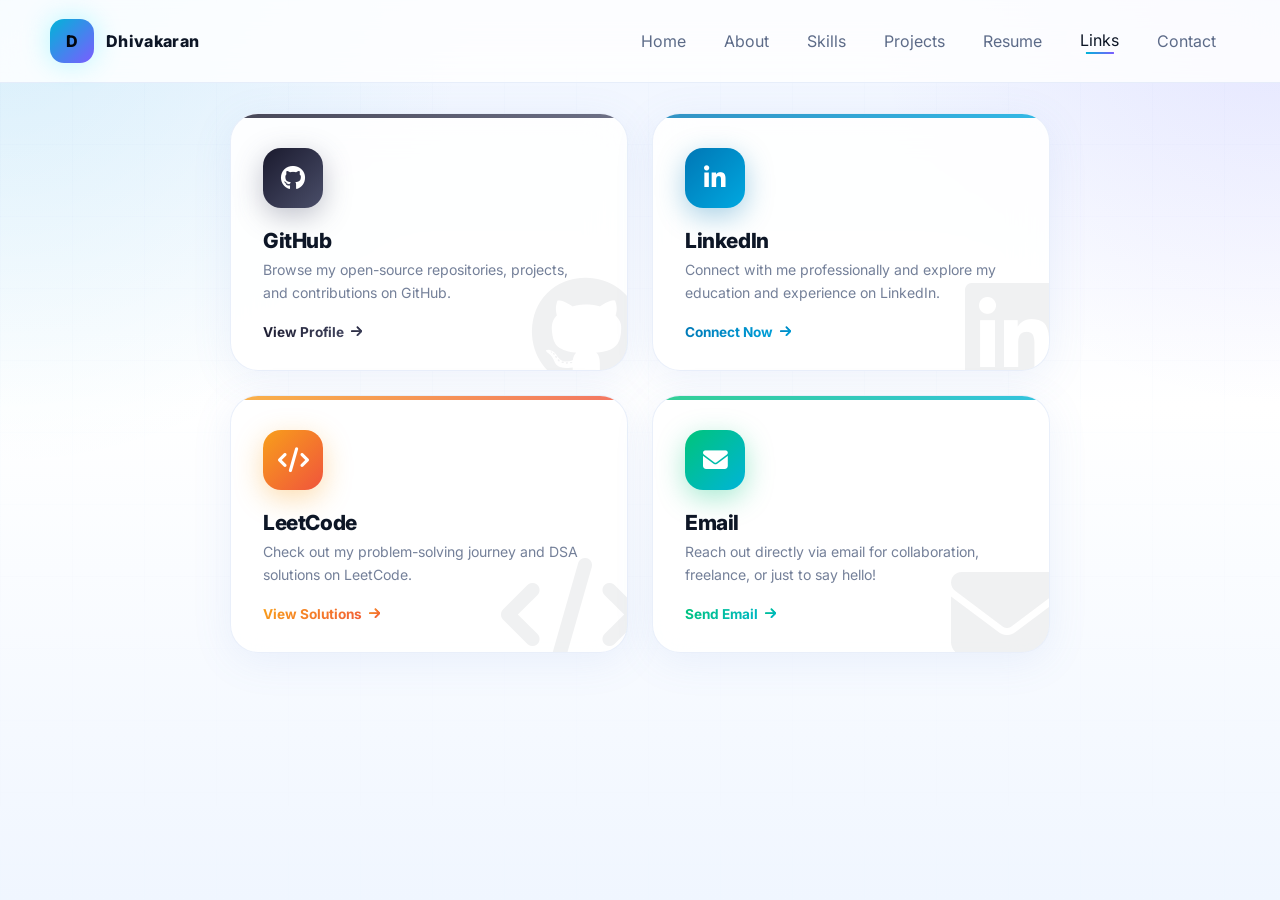
<file: links.html>
<!doctype html>
<html lang="en">
<head>
  <meta charset="utf-8">
  <meta name="viewport" content="width=device-width,initial-scale=1">
  <title>Links — Dhivakaran</title>
  <meta name="description" content="Find Dhivakaran across GitHub, LinkedIn, LeetCode and Email.">
  <link rel="preconnect" href="https://fonts.googleapis.com">
  <link rel="preconnect" href="https://fonts.gstatic.com" crossorigin>
  <link href="https://fonts.googleapis.com/css2?family=Inter:wght@400;500;600;700;800&display=swap" rel="stylesheet">
  <link rel="stylesheet" href="https://cdnjs.cloudflare.com/ajax/libs/font-awesome/6.5.0/css/all.min.css">
  <link rel="stylesheet" href="style.css">
  <style>
    /* ===== LINKS PAGE SPECIFIC STYLES ===== */

    .link-grid-v2 {
      display: grid;
      grid-template-columns: repeat(2, 1fr);
      gap: 24px;
      max-width: 820px;
      margin: 0 auto;
    }

    .link-card-v2 {
      position: relative;
      display: flex;
      flex-direction: column;
      align-items: flex-start;
      gap: 0;
      padding: 34px 32px 30px;
      border-radius: 28px;
      background: rgba(255,255,255,0.88);
      border: 1.5px solid rgba(100,140,220,0.14);
      box-shadow: 0 8px 40px rgba(100,140,220,0.10);
      backdrop-filter: blur(18px);
      overflow: hidden;
      text-decoration: none;
      color: #0d1626;
      transition: transform 0.3s ease, box-shadow 0.3s ease, border-color 0.3s ease;
    }

    /* Big background icon watermark */
    .link-card-v2 .bg-icon {
      position: absolute;
      right: -14px;
      bottom: -18px;
      font-size: 7rem;
      opacity: 0.06;
      transition: opacity 0.3s ease, transform 0.3s ease;
      pointer-events: none;
    }

    /* Top accent bar */
    .link-card-v2::before {
      content: '';
      position: absolute;
      top: 0; left: 0; right: 0;
      height: 4px;
      background: var(--lk-gradient);
      border-radius: 28px 28px 0 0;
      opacity: 0.8;
      transition: opacity 0.3s ease;
    }

    /* Glow blob */
    .link-card-v2::after {
      content: '';
      position: absolute;
      width: 140px;
      height: 140px;
      border-radius: 50%;
      background: var(--lk-gradient);
      filter: blur(48px);
      opacity: 0;
      bottom: -40px;
      right: -20px;
      transition: opacity 0.35s ease;
      pointer-events: none;
    }

    .link-card-v2:hover {
      transform: translateY(-10px) scale(1.015);
      box-shadow: 0 28px 80px rgba(100,140,220,0.18);
      border-color: transparent;
    }
    .link-card-v2:hover::before { opacity: 1; }
    .link-card-v2:hover::after  { opacity: 0.22; }
    .link-card-v2:hover .bg-icon {
      opacity: 0.10;
      transform: rotate(10deg) scale(1.08);
    }

    /* Icon box */
    .lk-icon-box {
      width: 60px;
      height: 60px;
      border-radius: 18px;
      display: grid;
      place-items: center;
      font-size: 1.55rem;
      background: var(--lk-gradient);
      color: #fff;
      box-shadow: 0 8px 28px var(--lk-shadow);
      margin-bottom: 20px;
      transition: transform 0.3s ease, box-shadow 0.3s ease;
    }
    .link-card-v2:hover .lk-icon-box {
      transform: rotate(-6deg) scale(1.08);
      box-shadow: 0 14px 40px var(--lk-shadow);
    }

    .lk-title {
      font-size: 1.3rem;
      font-weight: 800;
      margin: 0 0 6px;
      letter-spacing: -0.02em;
    }
    .lk-desc {
      font-size: 0.88rem;
      color: rgba(30,50,90,0.62);
      margin: 0 0 20px;
      line-height: 1.6;
    }

    .lk-arrow {
      display: inline-flex;
      align-items: center;
      gap: 7px;
      font-size: 0.85rem;
      font-weight: 700;
      background: var(--lk-gradient);
      -webkit-background-clip: text;
      -webkit-text-fill-color: transparent;
      background-clip: text;
      margin-top: auto;
      transition: gap 0.25s ease;
    }
    .link-card-v2:hover .lk-arrow { gap: 12px; }
    .lk-arrow i {
      background: var(--lk-gradient);
      -webkit-background-clip: text;
      -webkit-text-fill-color: transparent;
      background-clip: text;
      font-size: 0.8rem;
    }

    /* Per-card colour variables */
    .lk-github {
      --lk-gradient: linear-gradient(135deg, #1a1a2e, #4a4e69);
      --lk-shadow: rgba(74,78,105,0.35);
    }
    .lk-linkedin {
      --lk-gradient: linear-gradient(135deg, #0077b5, #00a8e0);
      --lk-shadow: rgba(0,119,181,0.35);
    }
    .lk-leetcode {
      --lk-gradient: linear-gradient(135deg, #f89f1b, #f0543c);
      --lk-shadow: rgba(248,159,27,0.35);
    }
    .lk-email {
      --lk-gradient: linear-gradient(135deg, #00c47a, #00b4d8);
      --lk-shadow: rgba(0,196,122,0.35);
    }

    @media (max-width: 640px) {
      .link-grid-v2 {
        grid-template-columns: 1fr;
        max-width: 420px;
      }
    }
  </style>
</head>
<body>

  <!-- ===== NAVBAR ===== -->
  <header class="site-header">
    <nav class="navbar">
      <a class="brand" href="index.html">
        <span class="brand-mark">D</span>
        <span class="brand-text">Dhivakaran</span>
      </a>
      <button class="nav-toggle" id="navToggle" aria-label="Toggle menu">
        <span></span><span></span><span></span>
      </button>
      <div class="nav-menu" id="navMenu">
        <a href="index.html" class="nav-link">Home</a>
        <a href="about.html" class="nav-link">About</a>
        <a href="skills.html" class="nav-link">Skills</a>
        <a href="projects.html" class="nav-link">Projects</a>
        <a href="resume.html" class="nav-link">Resume</a>
        <a href="links.html" class="nav-link active">Links</a>
        <a href="contact.html" class="nav-link">Contact</a>
      </div>
    </nav>
  </header>

  <!-- ===== MAIN ===== -->
  <main class="section" style="padding-top:30px">



    <!-- Links Grid -->
    <div class="link-grid-v2">

      <!-- GitHub -->
      <a class="link-card-v2 lk-github"
         href="https://github.com/Dhivakaran397/"
         target="_blank" rel="noreferrer noopener">
        <i class="fa-brands fa-github bg-icon"></i>
        <div class="lk-icon-box">
          <i class="fa-brands fa-github"></i>
        </div>
        <h3 class="lk-title">GitHub</h3>
        <p class="lk-desc">Browse my open-source repositories, projects, and contributions on GitHub.</p>
        <span class="lk-arrow">View Profile <i class="fa-solid fa-arrow-right"></i></span>
      </a>

      <!-- LinkedIn -->
      <a class="link-card-v2 lk-linkedin"
         href="https://www.linkedin.com/in/dhivakaran-r-6a7901321"
         target="_blank" rel="noreferrer noopener">
        <i class="fa-brands fa-linkedin bg-icon"></i>
        <div class="lk-icon-box">
          <i class="fa-brands fa-linkedin-in"></i>
        </div>
        <h3 class="lk-title">LinkedIn</h3>
        <p class="lk-desc">Connect with me professionally and explore my education and experience on LinkedIn.</p>
        <span class="lk-arrow">Connect Now <i class="fa-solid fa-arrow-right"></i></span>
      </a>

      <!-- LeetCode -->
      <a class="link-card-v2 lk-leetcode"
         href="https://leetcode.com/u/dhivakaran05/"
         target="_blank" rel="noreferrer noopener">
        <i class="fa-solid fa-code bg-icon"></i>
        <div class="lk-icon-box">
          <i class="fa-solid fa-code"></i>
        </div>
        <h3 class="lk-title">LeetCode</h3>
        <p class="lk-desc">Check out my problem-solving journey and DSA solutions on LeetCode.</p>
        <span class="lk-arrow">View Solutions <i class="fa-solid fa-arrow-right"></i></span>
      </a>

      <!-- Email -->
      <a class="link-card-v2 lk-email"
         href="https://mail.google.com/mail/?view=cm&fs=1&to=dhivak397@gmail.com" target="_blank">
        <i class="fa-solid fa-envelope bg-icon"></i>
        <div class="lk-icon-box">
          <i class="fa-solid fa-envelope"></i>
        </div>
        <h3 class="lk-title">Email</h3>
        <p class="lk-desc">Reach out directly via email for collaboration, freelance, or just to say hello!</p>
        <span class="lk-arrow">Send Email <i class="fa-solid fa-arrow-right"></i></span>
      </a>

    </div>
  </main>

  <!-- Scroll-to-top -->
  <button class="scroll-top" id="scrollTop" aria-label="Back to top">
    <i class="fa-solid fa-chevron-up"></i>
  </button>

  <script>
    // Nav toggle
    const navToggle = document.getElementById('navToggle');
    const navMenu   = document.getElementById('navMenu');
    if (navToggle) navToggle.addEventListener('click', () => navMenu.classList.toggle('open'));

    // Scroll-to-top
    const scrollTopBtn = document.getElementById('scrollTop');
    window.addEventListener('scroll', () => {
      scrollTopBtn.classList.toggle('show', window.scrollY > 300);
    });
    scrollTopBtn.addEventListener('click', () => window.scrollTo({ top: 0, behavior: 'smooth' }));
  </script>
  <script src="fit.js"></script>
</body>
</html>
</file>
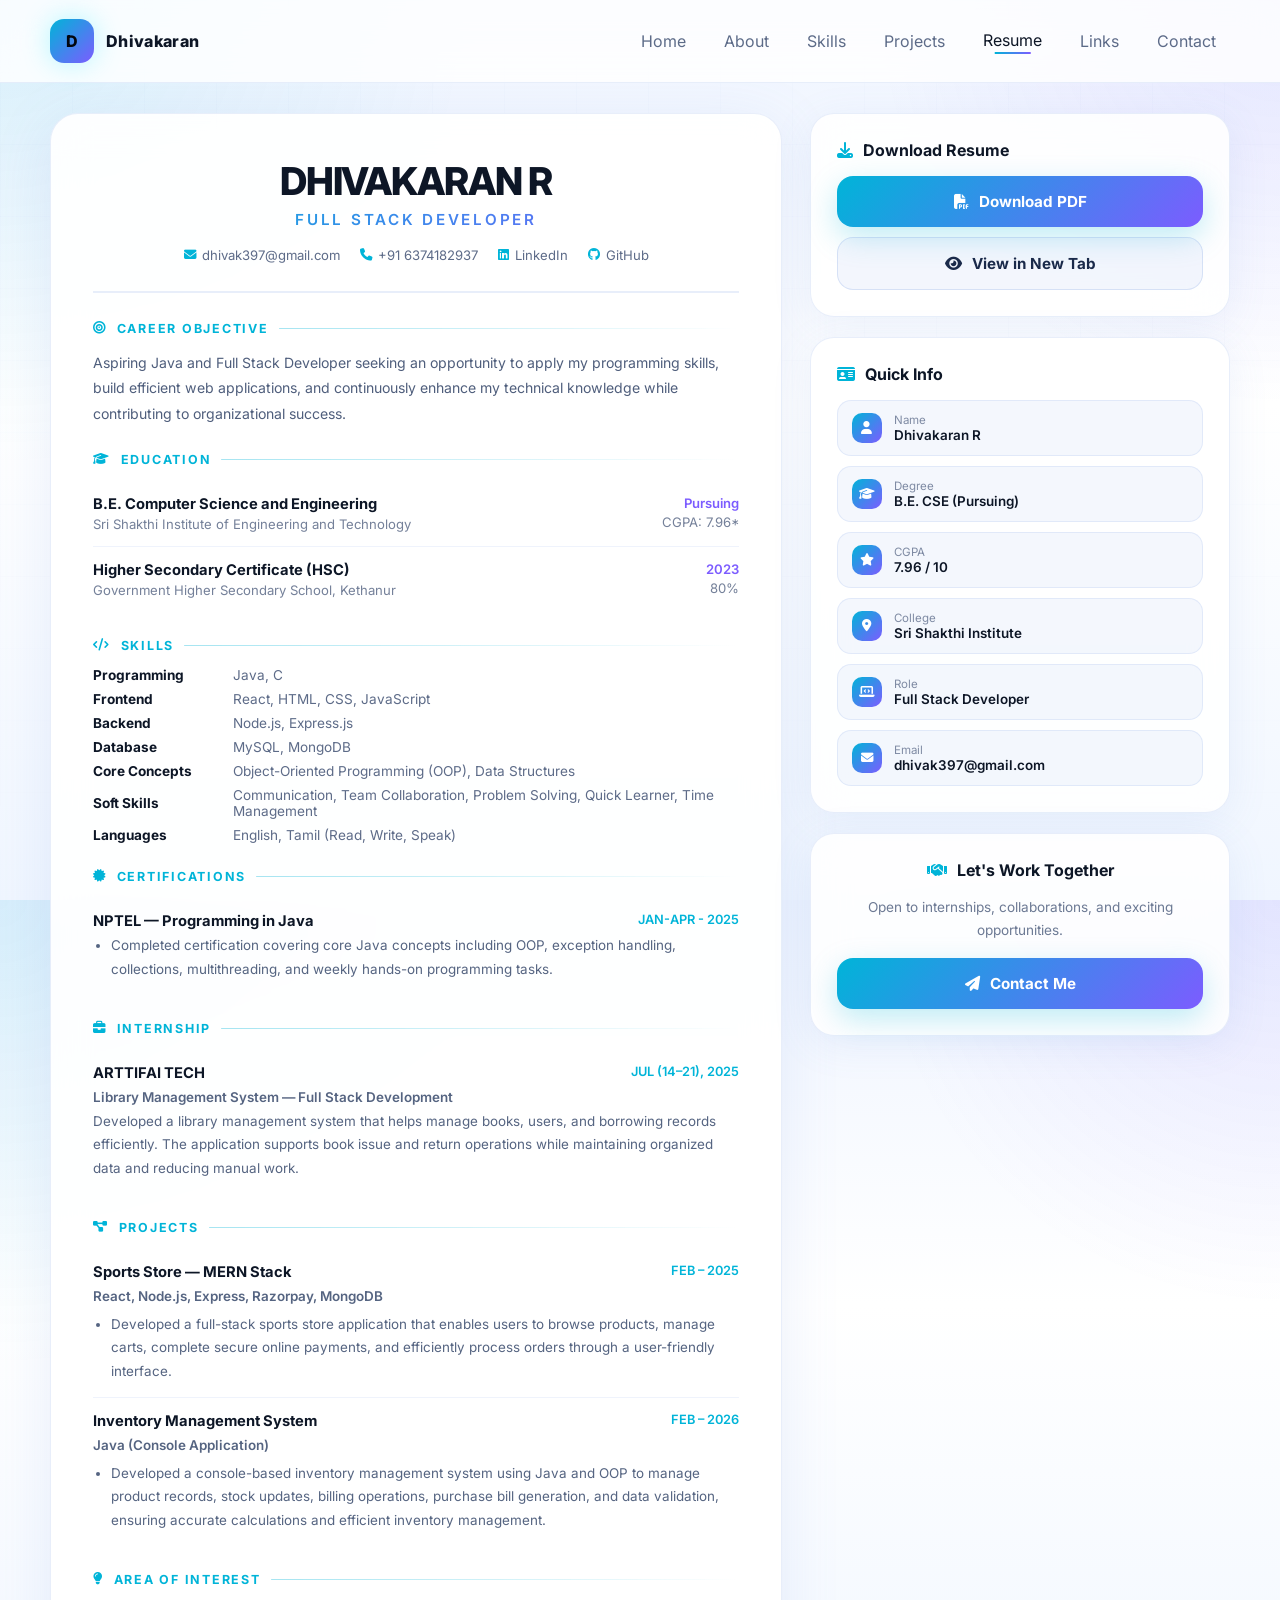
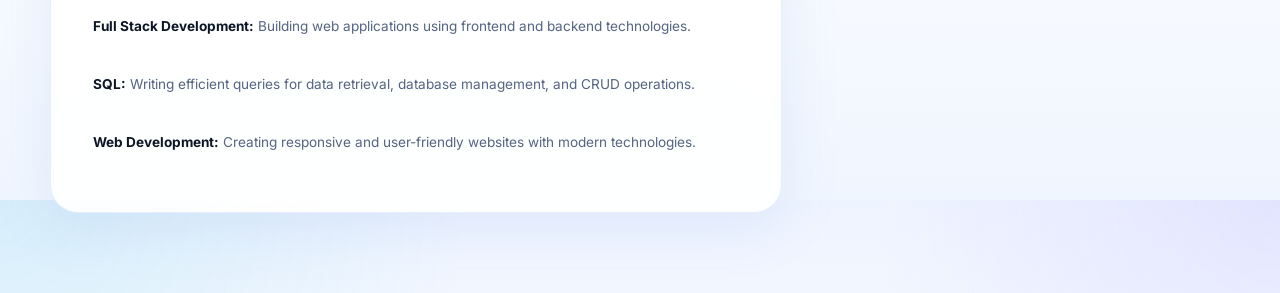
<file: resume.html>
<!doctype html>
<html lang="en">
<head>
  <meta charset="utf-8">
  <meta name="viewport" content="width=device-width,initial-scale=1">
  <title>Resume — Dhivakaran R</title>
  <meta name="description" content="Resume of Dhivakaran R — Full Stack Developer & CSE Student.">
  <link rel="preconnect" href="https://fonts.googleapis.com">
  <link rel="preconnect" href="https://fonts.gstatic.com" crossorigin>
  <link href="https://fonts.googleapis.com/css2?family=Inter:wght@400;500;600;700;800&display=swap" rel="stylesheet">
  <link rel="stylesheet" href="https://cdnjs.cloudflare.com/ajax/libs/font-awesome/6.5.0/css/all.min.css">
  <link rel="stylesheet" href="style.css">
  <style>
    /* ===== RESUME PAGE STYLES ===== */
    .resume-layout {
      display: grid;
      grid-template-columns: 1fr 420px;
      gap: 28px;
      align-items: start;
    }

    /* --- Digital Resume Card --- */
    .digital-resume {
      background: rgba(255,255,255,0.92);
      border: 1.5px solid rgba(100,140,220,0.15);
      border-radius: 28px;
      padding: 44px 42px;
      box-shadow: 0 12px 60px rgba(100,140,220,0.13);
      backdrop-filter: blur(18px);
    }

    /* Header */
    .dr-header {
      text-align: center;
      padding-bottom: 28px;
      border-bottom: 2px solid rgba(100,140,220,0.15);
      margin-bottom: 28px;
    }
    .dr-name {
      font-size: 2.4rem;
      font-weight: 800;
      letter-spacing: -0.03em;
      color: #0d1626;
      margin: 0 0 6px;
    }
    .dr-title {
      font-size: 0.95rem;
      font-weight: 600;
      letter-spacing: 0.18em;
      text-transform: uppercase;
      background: linear-gradient(135deg, #00b4d8, #7c5cff);
      -webkit-background-clip: text;
      -webkit-text-fill-color: transparent;
      background-clip: text;
      margin: 0 0 18px;
    }
    .dr-contacts {
      display: flex;
      flex-wrap: wrap;
      justify-content: center;
      gap: 10px 20px;
    }
    .dr-contacts a {
      display: inline-flex;
      align-items: center;
      gap: 6px;
      font-size: 0.82rem;
      color: rgba(30,50,90,0.72);
      text-decoration: none;
      transition: color 0.2s ease;
    }
    .dr-contacts a:hover { color: #00b4d8; }
    .dr-contacts a i { color: #00b4d8; font-size: 0.78rem; }

    /* Section */
    .dr-section {
      margin-bottom: 26px;
    }
    .dr-section-title {
      display: flex;
      align-items: center;
      gap: 10px;
      font-size: 0.78rem;
      font-weight: 700;
      letter-spacing: 0.14em;
      text-transform: uppercase;
      color: #00b4d8;
      margin: 0 0 14px;
    }
    .dr-section-title::after {
      content: '';
      flex: 1;
      height: 1.5px;
      background: linear-gradient(90deg, rgba(0,180,216,0.35), transparent);
      border-radius: 999px;
    }

    /* Objective */
    .dr-objective {
      font-size: 0.88rem;
      color: rgba(20,40,80,0.75);
      line-height: 1.8;
      margin: 0;
    }

    /* Education rows */
    .dr-edu-row {
      display: flex;
      justify-content: space-between;
      align-items: flex-start;
      gap: 12px;
      padding: 14px 0;
      border-bottom: 1px solid rgba(100,140,220,0.10);
    }
    .dr-edu-row:last-child { border-bottom: none; }
    .dr-edu-left h4 {
      margin: 0 0 3px;
      font-size: 0.92rem;
      font-weight: 700;
      color: #0d1626;
    }
    .dr-edu-left p {
      margin: 0;
      font-size: 0.82rem;
      color: rgba(30,50,90,0.62);
    }
    .dr-edu-right {
      text-align: right;
      flex-shrink: 0;
    }
    .dr-edu-right .yr {
      font-size: 0.82rem;
      font-weight: 600;
      color: #7c5cff;
      display: block;
    }
    .dr-edu-right .gpa {
      font-size: 0.82rem;
      color: rgba(30,50,90,0.62);
    }

    /* Skills grid */
    .dr-skills-grid {
      display: grid;
      gap: 8px;
    }
    .dr-skill-row {
      display: grid;
      grid-template-columns: 130px 1fr;
      gap: 10px;
      align-items: center;
      font-size: 0.85rem;
    }
    .dr-skill-row .sk-cat {
      font-weight: 700;
      color: #0d1626;
    }
    .dr-skill-row .sk-val {
      color: rgba(30,50,90,0.72);
    }

    /* Cert / Internship / Project rows */
    .dr-item {
      padding: 14px 0;
      border-bottom: 1px solid rgba(100,140,220,0.10);
    }
    .dr-item:last-child { border-bottom: none; }
    .dr-item-head {
      display: flex;
      justify-content: space-between;
      align-items: flex-start;
      gap: 10px;
      margin-bottom: 4px;
    }
    .dr-item-head h4 {
      margin: 0;
      font-size: 0.92rem;
      font-weight: 700;
      color: #0d1626;
    }
    .dr-item-head .dr-date {
      font-size: 0.8rem;
      font-weight: 600;
      color: #00b4d8;
      white-space: nowrap;
      flex-shrink: 0;
    }
    .dr-item-sub {
      font-size: 0.83rem;
      font-weight: 600;
      color: #7c5cff;
      margin: 2px 0 6px;
    }
    .dr-item p, .dr-item li {
      font-size: 0.84rem;
      color: rgba(20,40,80,0.72);
      line-height: 1.75;
      margin: 0;
    }
    .dr-item ul {
      margin: 4px 0 0 18px;
      padding: 0;
    }

    /* Interests */
    .dr-interests {
      display: grid;
      gap: 8px;
    }
    .dr-int-item {
      font-size: 0.85rem;
      color: rgba(20,40,80,0.72);
      line-height: 1.7;
    }
    .dr-int-item strong {
      color: #0d1626;
    }

    /* --- Sidebar --- */
    .resume-sidebar {
      display: grid;
      gap: 20px;
      position: sticky;
      top: 100px;
    }

    .sidebar-card {
      background: rgba(255,255,255,0.88);
      border: 1.5px solid rgba(100,140,220,0.15);
      border-radius: 24px;
      padding: 26px;
      box-shadow: 0 8px 40px rgba(100,140,220,0.10);
      backdrop-filter: blur(18px);
    }

    .sidebar-card h3 {
      margin: 0 0 16px;
      font-size: 1rem;
      font-weight: 700;
      color: #0d1626;
      display: flex;
      align-items: center;
      gap: 10px;
    }
    .sidebar-card h3 i { color: var(--primary); }

    /* Download button */
    .dl-btn {
      display: flex;
      align-items: center;
      justify-content: center;
      gap: 10px;
      width: 100%;
      padding: 16px;
      border-radius: 16px;
      font-size: 0.95rem;
      font-weight: 700;
      border: none;
      cursor: pointer;
      text-decoration: none;
      transition: transform 0.25s ease, box-shadow 0.25s ease;
    }
    .dl-btn:hover { transform: translateY(-2px); }
    .dl-btn-primary {
      background: linear-gradient(135deg, #00b4d8, #7c5cff);
      color: #fff;
      box-shadow: 0 10px 30px rgba(0,180,216,0.25);
      margin-bottom: 10px;
    }
    .dl-btn-primary:hover { box-shadow: 0 18px 40px rgba(0,180,216,0.35); }
    .dl-btn-ghost {
      background: rgba(100,140,220,0.08);
      border: 1.5px solid rgba(100,140,220,0.20);
      color: #1a2a4a;
    }

    /* Quick info chips */
    .qinfo-grid {
      display: grid;
      gap: 10px;
    }
    .qinfo-chip {
      display: flex;
      align-items: center;
      gap: 12px;
      padding: 12px 14px;
      border-radius: 14px;
      background: rgba(100,140,220,0.07);
      border: 1px solid rgba(100,140,220,0.13);
      font-size: 0.84rem;
    }
    .qinfo-chip i {
      width: 30px;
      height: 30px;
      display: grid;
      place-items: center;
      border-radius: 10px;
      background: linear-gradient(135deg, #00b4d8, #7c5cff);
      color: #fff;
      font-size: 0.78rem;
      flex-shrink: 0;
    }
    .qinfo-chip .qi-label {
      font-size: 0.72rem;
      color: rgba(30,50,90,0.55);
      display: block;
    }
    .qinfo-chip .qi-val {
      font-weight: 600;
      color: #0d1626;
      display: block;
    }

    @media (max-width: 900px) {
      .resume-layout {
        grid-template-columns: 1fr;
      }
      .resume-sidebar { position: static; }
      .digital-resume { padding: 28px 22px; }
    }
  </style>
</head>
<body>

  <!-- ===== NAVBAR ===== -->
  <header class="site-header">
    <nav class="navbar">
      <a class="brand" href="index.html">
        <span class="brand-mark">D</span>
        <span class="brand-text">Dhivakaran</span>
      </a>
      <button class="nav-toggle" id="navToggle" aria-label="Toggle menu">
        <span></span><span></span><span></span>
      </button>
      <div class="nav-menu" id="navMenu">
        <a href="index.html" class="nav-link">Home</a>
        <a href="about.html" class="nav-link">About</a>
        <a href="skills.html" class="nav-link">Skills</a>
        <a href="projects.html" class="nav-link">Projects</a>
        <a href="resume.html" class="nav-link active">Resume</a>
        <a href="links.html" class="nav-link">Links</a>
        <a href="contact.html" class="nav-link">Contact</a>
      </div>
    </nav>
  </header>

  <!-- ===== MAIN ===== -->
  <main class="section" style="padding-top:30px">

    <!-- Heading -->


    <div class="resume-layout">

      <!-- ===== DIGITAL RESUME ===== -->
      <div class="digital-resume">

        <!-- Header -->
        <div class="dr-header">
          <h1 class="dr-name">DHIVAKARAN R</h1>
          <p class="dr-title">Full Stack Developer</p>
          <div class="dr-contacts">
            <a href="https://mail.google.com/mail/?view=cm&fs=1&to=dhivak397@gmail.com" target="_blank"><i class="fa-solid fa-envelope"></i> dhivak397@gmail.com</a>
            <a href="tel:+916374182937"><i class="fa-solid fa-phone"></i> +91 6374182937</a>
            <a href="https://www.linkedin.com/in/dhivakaran-r-6a7901321" target="_blank" rel="noreferrer"><i class="fa-brands fa-linkedin"></i> LinkedIn</a>
            <a href="https://github.com/Dhivakaran397" target="_blank" rel="noreferrer"><i class="fa-brands fa-github"></i> GitHub</a>
          </div>
        </div>

        <!-- Career Objective -->
        <div class="dr-section">
          <h2 class="dr-section-title"><i class="fa-solid fa-bullseye"></i> Career Objective</h2>
          <p class="dr-objective">Aspiring Java and Full Stack Developer seeking an opportunity to apply my programming skills, build efficient web applications, and continuously enhance my technical knowledge while contributing to organizational success.</p>
        </div>

        <!-- Education -->
        <div class="dr-section">
          <h2 class="dr-section-title"><i class="fa-solid fa-graduation-cap"></i> Education</h2>
          <div class="dr-edu-row">
            <div class="dr-edu-left">
              <h4>B.E. Computer Science and Engineering</h4>
              <p>Sri Shakthi Institute of Engineering and Technology</p>
            </div>
            <div class="dr-edu-right">
              <span class="yr">Pursuing</span>
              <span class="gpa">CGPA: 7.96*</span>
            </div>
          </div>
          <div class="dr-edu-row">
            <div class="dr-edu-left">
              <h4>Higher Secondary Certificate (HSC)</h4>
              <p>Government Higher Secondary School, Kethanur</p>
            </div>
            <div class="dr-edu-right">
              <span class="yr">2023</span>
              <span class="gpa">80%</span>
            </div>
          </div>
        </div>

        <!-- Skills -->
        <div class="dr-section">
          <h2 class="dr-section-title"><i class="fa-solid fa-code"></i> Skills</h2>
          <div class="dr-skills-grid">
            <div class="dr-skill-row"><span class="sk-cat">Programming</span><span class="sk-val">Java, C</span></div>
            <div class="dr-skill-row"><span class="sk-cat">Frontend</span><span class="sk-val">React, HTML, CSS, JavaScript</span></div>
            <div class="dr-skill-row"><span class="sk-cat">Backend</span><span class="sk-val">Node.js, Express.js</span></div>
            <div class="dr-skill-row"><span class="sk-cat">Database</span><span class="sk-val">MySQL, MongoDB</span></div>
            <div class="dr-skill-row"><span class="sk-cat">Core Concepts</span><span class="sk-val">Object-Oriented Programming (OOP), Data Structures</span></div>
            <div class="dr-skill-row"><span class="sk-cat">Soft Skills</span><span class="sk-val">Communication, Team Collaboration, Problem Solving, Quick Learner, Time Management</span></div>
            <div class="dr-skill-row"><span class="sk-cat">Languages</span><span class="sk-val">English, Tamil (Read, Write, Speak)</span></div>
          </div>
        </div>

        <!-- Certifications -->
        <div class="dr-section">
          <h2 class="dr-section-title"><i class="fa-solid fa-certificate"></i> Certifications</h2>
          <div class="dr-item">
            <div class="dr-item-head">
              <h4>NPTEL — Programming in Java</h4>
              <span class="dr-date">JAN-APR - 2025</span>
            </div>
            <ul>
              <li>Completed certification covering core Java concepts including OOP, exception handling, collections, multithreading, and weekly hands-on programming tasks.</li>
            </ul>
          </div>
        </div>

        <!-- Internship -->
        <div class="dr-section">
          <h2 class="dr-section-title"><i class="fa-solid fa-briefcase"></i> Internship</h2>
          <div class="dr-item">
            <div class="dr-item-head">
              <h4>ARTTIFAI TECH</h4>
              <span class="dr-date">JUL (14–21), 2025</span>
            </div>
            <p class="dr-item-sub">Library Management System — Full Stack Development</p>
            <p>Developed a library management system that helps manage books, users, and borrowing records efficiently. The application supports book issue and return operations while maintaining organized data and reducing manual work.</p>
          </div>
        </div>

        <!-- Projects -->
        <div class="dr-section">
          <h2 class="dr-section-title"><i class="fa-solid fa-diagram-project"></i> Projects</h2>
          <div class="dr-item">
            <div class="dr-item-head">
              <h4>Sports Store — MERN Stack</h4>
              <span class="dr-date">FEB – 2025</span>
            </div>
            <p class="dr-item-sub">React, Node.js, Express, Razorpay, MongoDB</p>
            <ul>
              <li>Developed a full-stack sports store application that enables users to browse products, manage carts, complete secure online payments, and efficiently process orders through a user-friendly interface.</li>
            </ul>
          </div>
          <div class="dr-item">
            <div class="dr-item-head">
              <h4>Inventory Management System</h4>
              <span class="dr-date">FEB – 2026</span>
            </div>
            <p class="dr-item-sub">Java (Console Application)</p>
            <ul>
              <li>Developed a console-based inventory management system using Java and OOP to manage product records, stock updates, billing operations, purchase bill generation, and data validation, ensuring accurate calculations and efficient inventory management.</li>
            </ul>
          </div>
        </div>

        <!-- Area of Interest -->
        <div class="dr-section" style="margin-bottom:0">
          <h2 class="dr-section-title"><i class="fa-solid fa-lightbulb"></i> Area of Interest</h2>
          <div class="dr-interests">
            <p class="dr-int-item"><strong>Full Stack Development:</strong> Building web applications using frontend and backend technologies.</p>
            <p class="dr-int-item"><strong>SQL:</strong> Writing efficient queries for data retrieval, database management, and CRUD operations.</p>
            <p class="dr-int-item"><strong>Web Development:</strong> Creating responsive and user-friendly websites with modern technologies.</p>
          </div>
        </div>

      </div><!-- /.digital-resume -->

      <!-- ===== SIDEBAR ===== -->
      <aside class="resume-sidebar">

        <!-- Download card -->
        <div class="sidebar-card">
          <h3><i class="fa-solid fa-download"></i> Download Resume</h3>
          <a href="assets/resume/resume.pdf" download class="dl-btn dl-btn-primary">
            <i class="fa-solid fa-file-pdf"></i> Download PDF
          </a>
          <a href="assets/resume/resume.pdf" target="_blank" rel="noreferrer" class="dl-btn dl-btn-ghost">
            <i class="fa-solid fa-eye"></i> View in New Tab
          </a>
        </div>

        <!-- Quick info -->
        <div class="sidebar-card">
          <h3><i class="fa-solid fa-id-card"></i> Quick Info</h3>
          <div class="qinfo-grid">
            <div class="qinfo-chip">
              <i class="fa-solid fa-user"></i>
              <div>
                <span class="qi-label">Name</span>
                <span class="qi-val">Dhivakaran R</span>
              </div>
            </div>
            <div class="qinfo-chip">
              <i class="fa-solid fa-graduation-cap"></i>
              <div>
                <span class="qi-label">Degree</span>
                <span class="qi-val">B.E. CSE (Pursuing)</span>
              </div>
            </div>
            <div class="qinfo-chip">
              <i class="fa-solid fa-star"></i>
              <div>
                <span class="qi-label">CGPA</span>
                <span class="qi-val">7.96 / 10</span>
              </div>
            </div>
            <div class="qinfo-chip">
              <i class="fa-solid fa-map-marker-alt"></i>
              <div>
                <span class="qi-label">College</span>
                <span class="qi-val">Sri Shakthi Institute</span>
              </div>
            </div>
            <div class="qinfo-chip">
              <i class="fa-solid fa-laptop-code"></i>
              <div>
                <span class="qi-label">Role</span>
                <span class="qi-val">Full Stack Developer</span>
              </div>
            </div>
            <div class="qinfo-chip">
              <i class="fa-solid fa-envelope"></i>
              <div>
                <span class="qi-label">Email</span>
                <span class="qi-val">dhivak397@gmail.com</span>
              </div>
            </div>
          </div>
        </div>

        <!-- Contact CTA -->
        <div class="sidebar-card" style="text-align:center">
          <h3 style="justify-content:center"><i class="fa-solid fa-handshake"></i> Let's Work Together</h3>
          <p style="font-size:0.85rem;color:rgba(30,50,90,0.65);margin:0 0 16px;line-height:1.7">Open to internships, collaborations, and exciting opportunities.</p>
          <a href="contact.html" class="dl-btn dl-btn-primary" style="margin-bottom:0">
            <i class="fa-solid fa-paper-plane"></i> Contact Me
          </a>
        </div>

      </aside>
    </div>
  </main>

  <!-- Scroll-to-top -->
  <button class="scroll-top" id="scrollTop" aria-label="Back to top">
    <i class="fa-solid fa-chevron-up"></i>
  </button>

  <script>
    const navToggle = document.getElementById('navToggle');
    const navMenu   = document.getElementById('navMenu');
    if (navToggle) navToggle.addEventListener('click', () => navMenu.classList.toggle('open'));

    const scrollTopBtn = document.getElementById('scrollTop');
    window.addEventListener('scroll', () => scrollTopBtn.classList.toggle('show', window.scrollY > 300));
    scrollTopBtn.addEventListener('click', () => window.scrollTo({ top: 0, behavior: 'smooth' }));
  </script>
  <script src="fit.js"></script>
</body>
</html>
</file>
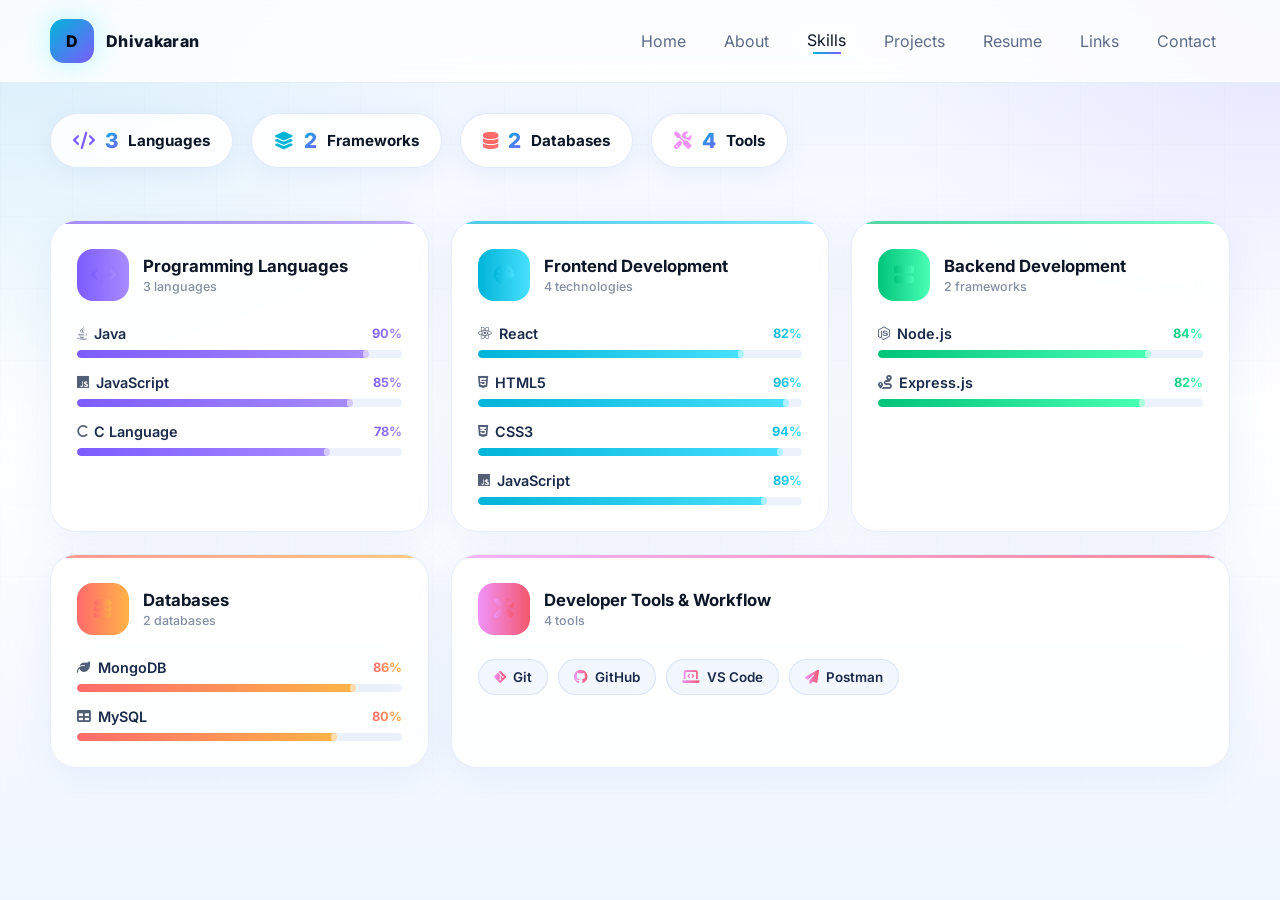
<file: skills.html>
<!doctype html>
<html lang="en">
<head>
  <meta charset="utf-8">
  <meta name="viewport" content="width=device-width,initial-scale=1">
  <title>Skills — Dhivakaran</title>
  <meta name="description" content="Technical skills and tools used by Dhivakaran — a Computer Science Engineering student.">
  <link rel="preconnect" href="https://fonts.googleapis.com">
  <link rel="preconnect" href="https://fonts.gstatic.com" crossorigin>
  <link href="https://fonts.googleapis.com/css2?family=Inter:wght@400;500;600;700;800&display=swap" rel="stylesheet">
  <link rel="stylesheet" href="https://cdnjs.cloudflare.com/ajax/libs/font-awesome/6.5.0/css/all.min.css">
  <link rel="stylesheet" href="style.css">
  <style>
    /* ===== SKILLS PAGE SPECIFIC STYLES ===== */

    /* Stats banner */
    .skills-stats {
      display: flex;
      gap: 18px;
      flex-wrap: wrap;
      margin-bottom: 52px;
    }
    .stat-pill {
      display: inline-flex;
      align-items: center;
      gap: 10px;
      padding: 14px 22px;
      border-radius: 999px;
      background: rgba(255,255,255,0.85);
      border: 1px solid rgba(100,140,220,0.18);
      box-shadow: 0 4px 24px rgba(100,140,220,0.10);
      font-weight: 700;
      font-size: 0.95rem;
      color: #0d1626;
      backdrop-filter: blur(10px);
      transition: transform 0.22s ease, box-shadow 0.22s ease;
    }
    .stat-pill:hover {
      transform: translateY(-3px);
      box-shadow: 0 10px 32px rgba(100,140,220,0.18);
    }
    .stat-pill i {
      font-size: 1.1rem;
    }
    .stat-pill .pill-num {
      font-size: 1.3rem;
      font-weight: 800;
      background: linear-gradient(135deg, var(--primary), var(--secondary));
      -webkit-background-clip: text;
      -webkit-text-fill-color: transparent;
      background-clip: text;
    }

    /* Category grid */
    .skill-grid-v2 {
      display: grid;
      grid-template-columns: repeat(3, 1fr);
      gap: 22px;
    }

    /* Skill card v2 */
    .skill-card-v2 {
      background: rgba(255,255,255,0.88);
      border: 1.5px solid rgba(100,140,220,0.15);
      border-radius: 26px;
      padding: 28px 26px 26px;
      backdrop-filter: blur(18px);
      box-shadow: 0 8px 40px rgba(100,140,220,0.10);
      transition: transform 0.28s ease, box-shadow 0.28s ease, border-color 0.28s ease;
      position: relative;
      overflow: hidden;
    }
    .skill-card-v2::before {
      content: '';
      position: absolute;
      top: 0; left: 0; right: 0;
      height: 3px;
      background: var(--card-accent, linear-gradient(90deg, var(--primary), var(--secondary)));
      border-radius: 26px 26px 0 0;
      opacity: 0.7;
      transition: opacity 0.28s ease;
    }
    .skill-card-v2:hover {
      transform: translateY(-8px);
      box-shadow: 0 24px 70px rgba(100,140,220,0.18);
      border-color: rgba(0,180,216,0.35);
    }
    .skill-card-v2:hover::before { opacity: 1; }

    /* Card accent colors per category */
    .skill-card-v2.cat-lang   { --card-accent: linear-gradient(90deg, #7c5cff, #a78bff); }
    .skill-card-v2.cat-front  { --card-accent: linear-gradient(90deg, #00b4d8, #48e0ff); }
    .skill-card-v2.cat-back   { --card-accent: linear-gradient(90deg, #00c47a, #48ffb5); }
    .skill-card-v2.cat-db     { --card-accent: linear-gradient(90deg, #ff6b6b, #ffb347); }
    .skill-card-v2.cat-tools  { --card-accent: linear-gradient(90deg, #f093fb, #f5576c); }

    /* Card header */
    .skv2-head {
      display: flex;
      align-items: center;
      gap: 14px;
      margin-bottom: 24px;
    }
    .skv2-icon {
      width: 52px;
      height: 52px;
      border-radius: 16px;
      display: grid;
      place-items: center;
      font-size: 1.25rem;
      flex-shrink: 0;
      background: var(--card-accent, linear-gradient(135deg, rgba(0,180,216,0.15), rgba(124,92,255,0.15)));
      color: transparent;
      position: relative;
    }
    .skv2-icon i {
      background: var(--card-accent, linear-gradient(135deg, var(--primary), var(--secondary)));
      -webkit-background-clip: text;
      -webkit-text-fill-color: transparent;
      background-clip: text;
    }
    .skv2-head h3 {
      margin: 0;
      font-size: 1.05rem;
      font-weight: 700;
      color: #0d1626;
    }
    .skv2-head .skv2-count {
      margin: 3px 0 0;
      font-size: 0.78rem;
      color: rgba(30,50,90,0.55);
      font-weight: 500;
    }

    /* Skill rows */
    .skv2-list {
      display: grid;
      gap: 16px;
    }
    .skv2-item {}
    .skv2-label {
      display: flex;
      justify-content: space-between;
      align-items: center;
      margin-bottom: 8px;
    }
    .skv2-label .name {
      font-size: 0.9rem;
      font-weight: 600;
      color: #1a2a4a;
      display: flex;
      align-items: center;
      gap: 7px;
    }
    .skv2-label .name i {
      font-size: 0.85rem;
      opacity: 0.75;
    }
    .skv2-label .pct {
      font-size: 0.8rem;
      font-weight: 700;
      background: var(--card-accent, linear-gradient(135deg, var(--primary), var(--secondary)));
      -webkit-background-clip: text;
      -webkit-text-fill-color: transparent;
      background-clip: text;
    }
    .skv2-track {
      height: 8px;
      border-radius: 999px;
      background: rgba(100,140,220,0.12);
      overflow: hidden;
    }
    .skv2-fill {
      height: 100%;
      width: 0;
      border-radius: 999px;
      background: var(--card-accent, linear-gradient(90deg, var(--primary), var(--secondary)));
      transition: width 1.3s cubic-bezier(0.4,0,0.2,1);
      position: relative;
    }
    .skv2-fill::after {
      content: '';
      position: absolute;
      right: 0; top: 0; bottom: 0;
      width: 6px;
      border-radius: 999px;
      background: rgba(255,255,255,0.55);
    }

    /* Chip list for tools with no bars */
    .skv2-chips {
      display: flex;
      flex-wrap: wrap;
      gap: 10px;
      margin-top: 4px;
    }
    .skv2-chip {
      display: inline-flex;
      align-items: center;
      gap: 7px;
      padding: 9px 15px;
      border-radius: 999px;
      background: rgba(100,140,220,0.08);
      border: 1px solid rgba(100,140,220,0.18);
      font-size: 0.84rem;
      font-weight: 600;
      color: #1a2a4a;
      transition: transform 0.2s ease, border-color 0.2s ease, box-shadow 0.2s ease;
    }
    .skv2-chip:hover {
      transform: translateY(-2px);
      border-color: rgba(0,180,216,0.4);
      box-shadow: 0 6px 20px rgba(0,180,216,0.12);
    }
    .skv2-chip i {
      font-size: 0.88rem;
      background: var(--card-accent, linear-gradient(135deg, var(--primary), var(--secondary)));
      -webkit-background-clip: text;
      -webkit-text-fill-color: transparent;
      background-clip: text;
    }

    /* Extra wide card spanning 2 cols */
    .skill-card-v2.span-2 {
      grid-column: span 2;
    }

    @media (max-width: 900px) {
      .skill-grid-v2 {
        grid-template-columns: repeat(2, 1fr);
      }
      .skill-card-v2.span-2 {
        grid-column: span 2;
      }
    }
    @media (max-width: 600px) {
      .skill-grid-v2 {
        grid-template-columns: 1fr;
      }
      .skill-card-v2.span-2 {
        grid-column: span 1;
      }
    }
  </style>
</head>
<body>

  <!-- ===== NAVBAR ===== -->
  <header class="site-header">
    <nav class="navbar">
      <a class="brand" href="index.html">
        <span class="brand-mark">D</span>
        <span class="brand-text">Dhivakaran</span>
      </a>
      <button class="nav-toggle" id="navToggle" aria-label="Toggle menu">
        <span></span><span></span><span></span>
      </button>
      <div class="nav-menu" id="navMenu">
        <a href="index.html" class="nav-link">Home</a>
        <a href="about.html" class="nav-link">About</a>
        <a href="skills.html" class="nav-link active">Skills</a>
        <a href="projects.html" class="nav-link">Projects</a>
        <a href="resume.html" class="nav-link">Resume</a>
        <a href="links.html" class="nav-link">Links</a>
        <a href="contact.html" class="nav-link">Contact</a>
      </div>
    </nav>
  </header>

  <!-- ===== MAIN ===== -->
  <main class="section" style="padding-top:30px">

    <!-- Heading -->


    <!-- Stats Pills -->
    <div class="skills-stats">
      <div class="stat-pill">
        <i class="fa-solid fa-code" style="color:#7c5cff"></i>
        <span class="pill-num">3</span>
        <span>Languages</span>
      </div>
      <div class="stat-pill">
        <i class="fa-solid fa-layer-group" style="color:#00b4d8"></i>
        <span class="pill-num">2</span>
        <span>Frameworks</span>
      </div>
      <div class="stat-pill">
        <i class="fa-solid fa-database" style="color:#ff6b6b"></i>
        <span class="pill-num">2</span>
        <span>Databases</span>
      </div>
      <div class="stat-pill">
        <i class="fa-solid fa-screwdriver-wrench" style="color:#f093fb"></i>
        <span class="pill-num">4</span>
        <span>Tools</span>
      </div>
    </div>

    <!-- Skill Cards Grid -->
    <div class="skill-grid-v2">

      <!-- Programming Languages -->
      <article class="skill-card-v2 cat-lang">
        <div class="skv2-head">
          <div class="skv2-icon">
            <i class="fa-solid fa-code"></i>
          </div>
          <div>
            <h3>Programming Languages</h3>
            <p class="skv2-count">3 languages</p>
          </div>
        </div>
        <div class="skv2-list">
          <div class="skv2-item">
            <div class="skv2-label">
              <span class="name"><i class="fa-brands fa-java"></i> Java</span>
              <span class="pct">90%</span>
            </div>
            <div class="skv2-track"><div class="skv2-fill" data-width="90"></div></div>
          </div>
          <div class="skv2-item">
            <div class="skv2-label">
              <span class="name"><i class="fa-brands fa-js"></i> JavaScript</span>
              <span class="pct">85%</span>
            </div>
            <div class="skv2-track"><div class="skv2-fill" data-width="85"></div></div>
          </div>
          <div class="skv2-item">
            <div class="skv2-label">
              <span class="name"><i class="fa-solid fa-c"></i> C Language</span>
              <span class="pct">78%</span>
            </div>
            <div class="skv2-track"><div class="skv2-fill" data-width="78"></div></div>
          </div>
        </div>
      </article>

      <!-- Frontend -->
      <article class="skill-card-v2 cat-front">
        <div class="skv2-head">
          <div class="skv2-icon">
            <i class="fa-solid fa-palette"></i>
          </div>
          <div>
            <h3>Frontend Development</h3>
            <p class="skv2-count">4 technologies</p>
          </div>
        </div>
        <div class="skv2-list">
          <div class="skv2-item">
            <div class="skv2-label">
              <span class="name"><i class="fa-brands fa-react"></i> React</span>
              <span class="pct">82%</span>
            </div>
            <div class="skv2-track"><div class="skv2-fill" data-width="82"></div></div>
          </div>
          <div class="skv2-item">
            <div class="skv2-label">
              <span class="name"><i class="fa-brands fa-html5"></i> HTML5</span>
              <span class="pct">96%</span>
            </div>
            <div class="skv2-track"><div class="skv2-fill" data-width="96"></div></div>
          </div>
          <div class="skv2-item">
            <div class="skv2-label">
              <span class="name"><i class="fa-brands fa-css3-alt"></i> CSS3</span>
              <span class="pct">94%</span>
            </div>
            <div class="skv2-track"><div class="skv2-fill" data-width="94"></div></div>
          </div>
          <div class="skv2-item">
            <div class="skv2-label">
              <span class="name"><i class="fa-brands fa-js"></i> JavaScript</span>
              <span class="pct">89%</span>
            </div>
            <div class="skv2-track"><div class="skv2-fill" data-width="89"></div></div>
          </div>
        </div>
      </article>

      <!-- Backend -->
      <article class="skill-card-v2 cat-back">
        <div class="skv2-head">
          <div class="skv2-icon">
            <i class="fa-solid fa-server"></i>
          </div>
          <div>
            <h3>Backend Development</h3>
            <p class="skv2-count">2 frameworks</p>
          </div>
        </div>
        <div class="skv2-list">
          <div class="skv2-item">
            <div class="skv2-label">
              <span class="name"><i class="fa-brands fa-node-js"></i> Node.js</span>
              <span class="pct">84%</span>
            </div>
            <div class="skv2-track"><div class="skv2-fill" data-width="84"></div></div>
          </div>
          <div class="skv2-item">
            <div class="skv2-label">
              <span class="name"><i class="fa-solid fa-route"></i> Express.js</span>
              <span class="pct">82%</span>
            </div>
            <div class="skv2-track"><div class="skv2-fill" data-width="82"></div></div>
          </div>
        </div>
      </article>

      <!-- Database -->
      <article class="skill-card-v2 cat-db">
        <div class="skv2-head">
          <div class="skv2-icon">
            <i class="fa-solid fa-database"></i>
          </div>
          <div>
            <h3>Databases</h3>
            <p class="skv2-count">2 databases</p>
          </div>
        </div>
        <div class="skv2-list">
          <div class="skv2-item">
            <div class="skv2-label">
              <span class="name"><i class="fa-solid fa-leaf"></i> MongoDB</span>
              <span class="pct">86%</span>
            </div>
            <div class="skv2-track"><div class="skv2-fill" data-width="86"></div></div>
          </div>
          <div class="skv2-item">
            <div class="skv2-label">
              <span class="name"><i class="fa-solid fa-table"></i> MySQL</span>
              <span class="pct">80%</span>
            </div>
            <div class="skv2-track"><div class="skv2-fill" data-width="80"></div></div>
          </div>
        </div>
      </article>

      <!-- Tools — spans 2 cols -->
      <article class="skill-card-v2 cat-tools span-2">
        <div class="skv2-head">
          <div class="skv2-icon">
            <i class="fa-solid fa-screwdriver-wrench"></i>
          </div>
          <div>
            <h3>Developer Tools &amp; Workflow</h3>
            <p class="skv2-count">4 tools</p>
          </div>
        </div>
        <div class="skv2-chips">
          <span class="skv2-chip"><i class="fa-brands fa-git-alt"></i> Git</span>
          <span class="skv2-chip"><i class="fa-brands fa-github"></i> GitHub</span>
          <span class="skv2-chip"><i class="fa-solid fa-laptop-code"></i> VS Code</span>
          <span class="skv2-chip"><i class="fa-solid fa-paper-plane"></i> Postman</span>
        </div>
      </article>

    </div>
  </main>

  <!-- Scroll-to-top -->
  <button class="scroll-top" id="scrollTop" aria-label="Back to top">
    <i class="fa-solid fa-chevron-up"></i>
  </button>

  <script>
    // Nav toggle
    const navToggle = document.getElementById('navToggle');
    const navMenu   = document.getElementById('navMenu');
    if (navToggle) navToggle.addEventListener('click', () => navMenu.classList.toggle('open'));

    // Animate progress bars on load + IntersectionObserver
    function animateBars() {
      document.querySelectorAll('.skv2-fill').forEach(bar => {
        bar.style.width = bar.dataset.width + '%';
      });
    }
    const observer = new IntersectionObserver(entries => {
      entries.forEach(e => { if (e.isIntersecting) animateBars(); });
    }, { threshold: 0.2 });
    document.querySelectorAll('.skill-card-v2').forEach(c => observer.observe(c));
    // Also fire after short delay for above-fold content
    setTimeout(animateBars, 400);

    // Scroll-to-top
    const scrollTopBtn = document.getElementById('scrollTop');
    window.addEventListener('scroll', () => {
      scrollTopBtn.classList.toggle('show', window.scrollY > 300);
    });
    scrollTopBtn.addEventListener('click', () => window.scrollTo({ top: 0, behavior: 'smooth' }));
  </script>
  <script src="fit.js"></script>
</body>
</html>
</file>
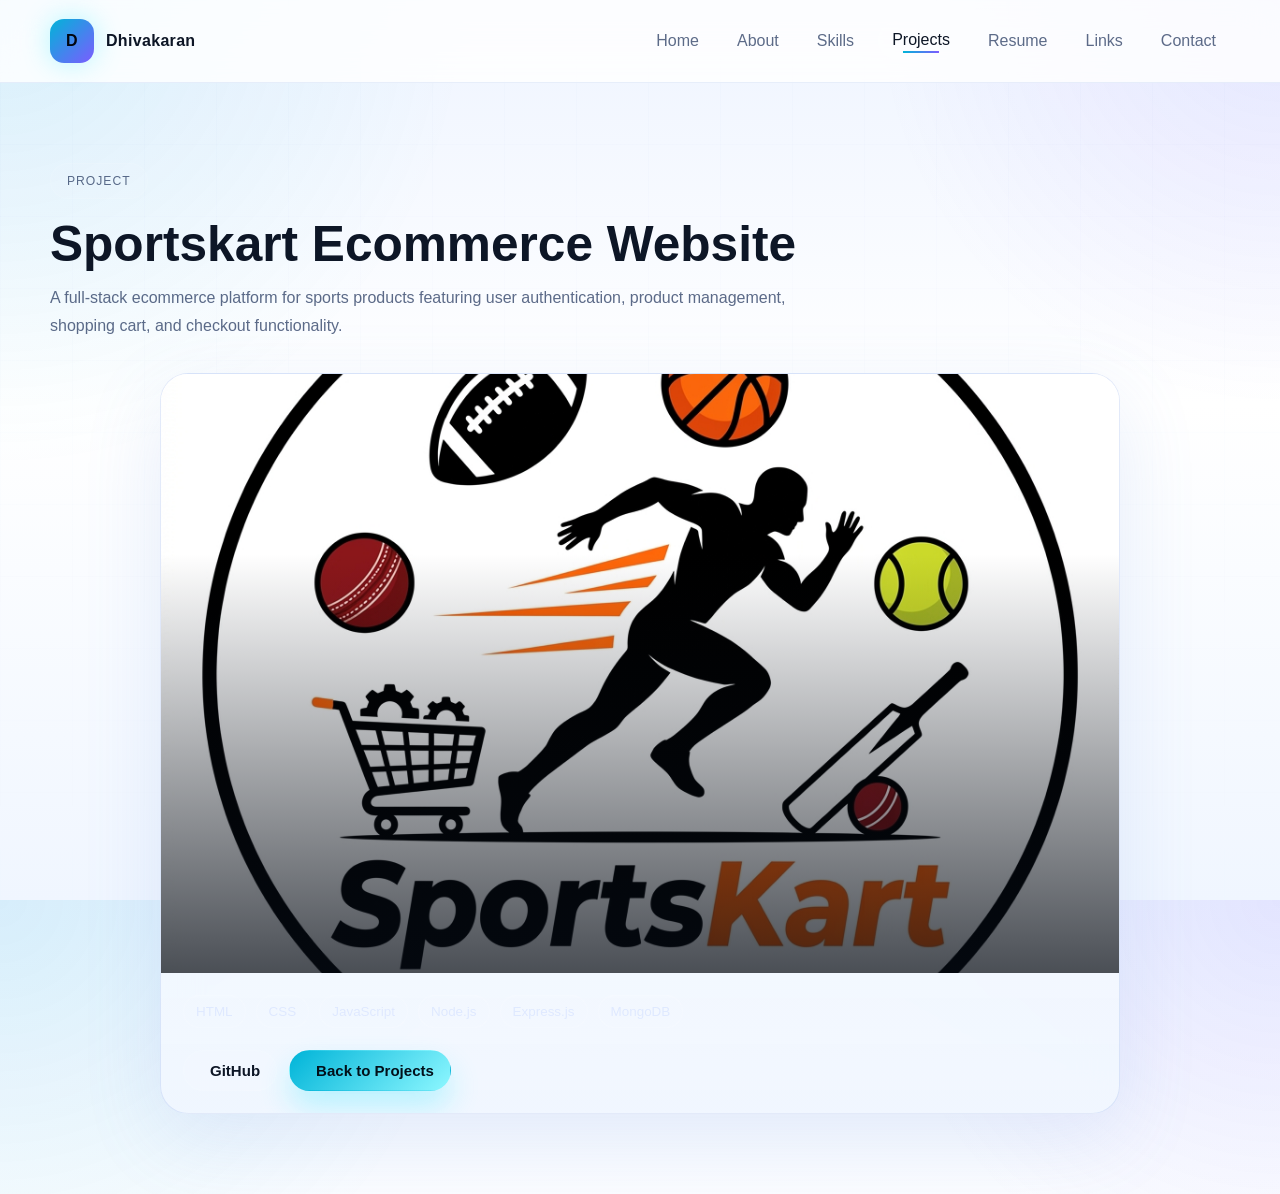
<file: sportskart.html>
<!doctype html>
<html lang="en">
<head>
  <meta charset="utf-8">
  <meta name="viewport" content="width=device-width,initial-scale=1">
  <title>Sportskart — Dhivakaran</title>
  <link rel="stylesheet" href="style.css">
</head>
<body>
  <header class="site-header">
    <nav class="navbar">
      <a class="brand" href="index.html">
        <span class="brand-mark">D</span>
        <span class="brand-text">Dhivakaran</span>
      </a>
      <div class="nav-menu">
        <a href="index.html" class="nav-link">Home</a>
        <a href="about.html" class="nav-link">About</a>
        <a href="skills.html" class="nav-link">Skills</a>
        <a href="projects.html" class="nav-link active">Projects</a>
        <a href="resume.html" class="nav-link">Resume</a>
        <a href="links.html" class="nav-link">Links</a>
        <a href="contact.html" class="nav-link">Contact</a>
      </div>
    </nav>
  </header>

  <main class="section">
    <div class="section-heading">
      <span class="section-tag">Project</span>
      <h2>Sportskart Ecommerce Website</h2>
      <p>A full-stack ecommerce platform for sports products featuring user authentication, product management, shopping cart, and checkout functionality.</p>
    </div>

    <div class="card project-card" style="max-width: 960px; margin: 0 auto;">
      <div class="project-image-wrap">
        <img src="assets/projects/sportskart.jpg" alt="Sportskart ecommerce project preview" class="project-image">
      </div>
      <div class="project-content">
        <div class="badge-row">
          <span>HTML</span><span>CSS</span><span>JavaScript</span><span>Node.js</span><span>Express.js</span><span>MongoDB</span>
        </div>
        <div class="project-actions">
          <a href="https://github.com/Dhivakaran397/" target="_blank" rel="noreferrer" class="btn btn-small btn-secondary"><i class="fa-brands fa-github"></i> GitHub</a>
          <a href="projects.html" class="btn btn-small btn-primary"><i class="fa-solid fa-arrow-left"></i> Back to Projects</a>
        </div>
      </div>
    </div>
  </main>
</body>
</html>
</file>
<file: style.css>
:root {
  --bg: #ffffff;
  --bg-alt: #f4f7ff;
  --bg-soft: rgba(244, 247, 255, 0.82);
  --card: rgba(255, 255, 255, 0.82);
  --card-strong: rgba(255, 255, 255, 0.96);
  --text: #0d1626;
  --muted: rgba(30, 50, 90, 0.72);
  --line: rgba(100, 140, 220, 0.18);
  --primary: #00b4d8;
  --secondary: #7c5cff;
  --accent: #00c47a;
  --danger: #ff5f6d;
  --shadow: 0 24px 80px rgba(100, 140, 220, 0.14);
  --radius-xl: 28px;
  --radius-lg: 22px;
  --radius-md: 18px;
  --radius-sm: 14px;
  --container: min(1180px, calc(100% - 32px));
}

* {
  box-sizing: border-box;
}

html,
body {
  margin: 0;
  height: 100%;
}

body {
  font-family: 'Inter', sans-serif;
  color: var(--text);
  background:
    radial-gradient(circle at top left, rgba(0, 180, 216, 0.10), transparent 30%),
    radial-gradient(circle at top right, rgba(124, 92, 255, 0.10), transparent 26%),
    linear-gradient(180deg, #eef4ff 0%, var(--bg) 45%, #f0f6ff 100%);
  min-height: 100vh;
  overflow-x: hidden;
}

body::before {
  content: '';
  position: fixed;
  inset: 0;
  background-image:
    linear-gradient(rgba(100, 140, 220, 0.07) 1px, transparent 1px),
    linear-gradient(90deg, rgba(100, 140, 220, 0.07) 1px, transparent 1px);
  background-size: 72px 72px;
  mask-image: linear-gradient(180deg, rgba(0, 0, 0, 0.3), rgba(0, 0, 0, 0.06));
  pointer-events: none;
  z-index: -2;
}

#particleCanvas {
  position: fixed;
  inset: 0;
  z-index: -1;
  pointer-events: none;
}

img {
  display: block;
  max-width: 100%;
}

a {
  color: inherit;
  text-decoration: none;
}

button,
input,
textarea {
  font: inherit;
}

/* No scroll anywhere — content fits viewport */
main, .resume-page {
  overflow: visible;
}

.section {
  width: var(--container);
  margin: 0 auto;
  padding: 80px 0;
  position: relative;
}

.card {
  background: linear-gradient(180deg, rgba(255, 255, 255, 0.88), rgba(240, 246, 255, 0.94));
  border: 1px solid var(--line);
  box-shadow: var(--shadow);
  backdrop-filter: blur(18px);
  border-radius: var(--radius-xl);
}

/* Make resume preview and viewer clickable to open the PDF in a new tab */
.resume-card,
.resume-viewer {
  position: relative;
}

.pdf-overlay {
  position: absolute;
  inset: 0;
  z-index: 6;
  display: block;
  background: transparent;
  cursor: pointer;
}

.resume-preview {
  width: 100%;
  height: 360px;
  object-fit: cover;
  border-radius: 18px;
}

.page-loader {
  position: fixed;
  inset: 0;
  background: radial-gradient(circle at center, rgba(0, 180, 216, 0.12), rgba(244, 248, 255, 0.98) 62%);
  display: grid;
  place-items: center;
  gap: 14px;
  z-index: 9999;
  transition: opacity 0.45s ease, visibility 0.45s ease;
}

.page-loader.hidden {
  opacity: 0;
  visibility: hidden;
  pointer-events: none;
}

.loader-ring {
  width: 74px;
  height: 74px;
  border-radius: 50%;
  border: 4px solid rgba(255, 255, 255, 0.12);
  border-top-color: var(--primary);
  border-right-color: var(--secondary);
  animation: spin 1s linear infinite;
  box-shadow: 0 0 30px rgba(0, 229, 255, 0.22);
}

.page-loader p {
  margin: 0;
  color: var(--text);
  letter-spacing: 0.14em;
  text-transform: uppercase;
  font-size: 0.78rem;
}

.site-header {
  position: sticky;
  top: 0;
  z-index: 1000;
  width: 100%;
  backdrop-filter: blur(18px);
  background: rgba(255, 255, 255, 0.82);
  border-bottom: 1px solid rgba(100, 140, 220, 0.14);
}

.navbar {
  width: var(--container);
  margin: 0 auto;
  min-height: 82px;
  display: flex;
  align-items: center;
  justify-content: space-between;
  gap: 20px;
}

.brand {
  display: inline-flex;
  align-items: center;
  gap: 12px;
  font-weight: 800;
  letter-spacing: 0.02em;
}

.brand-mark {
  width: 44px;
  height: 44px;
  border-radius: 14px;
  display: grid;
  place-items: center;
  background: linear-gradient(135deg, var(--primary), var(--secondary));
  color: #02060f;
  box-shadow: 0 0 28px rgba(0, 229, 255, 0.28);
}

.brand-text {
  font-size: 1rem;
}

.nav-menu {
  display: flex;
  align-items: center;
  gap: 10px;
}

.nav-link {
  position: relative;
  padding: 10px 14px;
  color: var(--muted);
  border-radius: 999px;
  transition: color 0.25s ease, background 0.25s ease, transform 0.25s ease;
}

.nav-link::after {
  content: '';
  position: absolute;
  left: 50%;
  bottom: 6px;
  width: 0;
  height: 2px;
  background: linear-gradient(90deg, var(--primary), var(--secondary));
  transform: translateX(-50%);
  transition: width 0.25s ease;
}

.nav-link:hover,
.nav-link.active {
  color: var(--text);
  background: rgba(255, 255, 255, 0.05);
  transform: translateY(-1px);
}

.nav-link.active::after {
  width: 42%;
}

.nav-toggle {
  display: none;
  width: 46px;
  height: 46px;
  border: 0;
  border-radius: 14px;
  background: rgba(255, 255, 255, 0.06);
  color: var(--text);
  align-items: center;
  justify-content: center;
  gap: 5px;
  flex-direction: column;
  cursor: pointer;
}

.nav-toggle span {
  width: 18px;
  height: 2px;
  border-radius: 999px;
  background: currentColor;
  transition: transform 0.3s ease, opacity 0.3s ease;
}

.hero {
  padding-top: 72px;
}

.hero-grid {
  display: grid;
  grid-template-columns: 1.15fr 0.85fr;
  align-items: center;
  gap: 54px;
}

.eyebrow,
.section-tag {
  display: inline-flex;
  align-items: center;
  gap: 8px;
  padding: 10px 16px;
  border-radius: 999px;
  background: rgba(255, 255, 255, 0.06);
  color: var(--muted);
  letter-spacing: 0.08em;
  text-transform: uppercase;
  font-size: 0.76rem;
  border: 1px solid rgba(255, 255, 255, 0.08);
}

.hero-content h1 {
  margin: 18px 0 8px;
  font-size: clamp(3.5rem, 8vw, 6.2rem);
  line-height: 0.92;
  letter-spacing: -0.04em;
}

.hero-content h2 {
  margin: 0;
  font-size: clamp(1.2rem, 2.4vw, 2rem);
  color: #d5e3ff;
  font-weight: 600;
}

.hero-copy {
  max-width: 62ch;
  margin: 20px 0 0;
  color: var(--muted);
  line-height: 1.75;
}

.typing-wrap {
  margin-top: 26px;
  display: flex;
  align-items: center;
  gap: 10px;
  flex-wrap: wrap;
  min-height: 42px;
}

.typing-label {
  color: var(--muted);
}

.typing-text {
  font-size: 1.3rem;
  font-weight: 700;
  color: var(--primary);
  text-shadow: 0 0 16px rgba(0, 229, 255, 0.35);
}

.typing-cursor {
  width: 2px;
  height: 1.3em;
  background: var(--text);
  animation: blink 0.8s step-end infinite;
}

.hero-actions {
  display: flex;
  gap: 14px;
  flex-wrap: wrap;
  margin-top: 32px;
}

.btn {
  display: inline-flex;
  align-items: center;
  justify-content: center;
  gap: 10px;
  padding: 14px 20px;
  border-radius: 999px;
  border: 1px solid transparent;
  font-weight: 700;
  transition: transform 0.25s ease, box-shadow 0.25s ease, background 0.25s ease, border-color 0.25s ease;
  cursor: pointer;
}

.btn:hover {
  transform: translateY(-2px);
}

.btn-primary {
  color: #02101a;
  background: linear-gradient(135deg, var(--primary), #8df7ff);
  box-shadow: 0 16px 30px rgba(0, 229, 255, 0.24);
}

.btn-secondary {
  color: var(--text);
  background: rgba(255, 255, 255, 0.04);
  border-color: rgba(255, 255, 255, 0.12);
}

.btn-small {
  padding: 11px 16px;
  font-size: 0.94rem;
}

.social-strip {
  display: flex;
  gap: 12px;
  margin-top: 30px;
  flex-wrap: wrap;
}

.social-link,
.footer-icons a {
  width: 48px;
  height: 48px;
  border-radius: 50%;
  display: inline-grid;
  place-items: center;
  background: rgba(255, 255, 255, 0.06);
  border: 1px solid rgba(255, 255, 255, 0.08);
  color: var(--text);
  transition: transform 0.25s ease, box-shadow 0.25s ease, border-color 0.25s ease, color 0.25s ease;
}

.social-link:hover,
.footer-icons a:hover {
  transform: translateY(-4px) scale(1.04);
  color: var(--primary);
  border-color: rgba(0, 229, 255, 0.36);
  box-shadow: 0 0 22px rgba(0, 229, 255, 0.24);
}

.hero-visual {
  position: relative;
  display: grid;
  place-items: center;
  min-height: 540px;
}

.profile-card {
  position: relative;
  width: min(430px, 88vw);
  aspect-ratio: 1;
  border-radius: 50%;
  padding: 16px;
  background: linear-gradient(180deg, rgba(255, 255, 255, 0.11), rgba(255, 255, 255, 0.04));
  box-shadow: 0 0 0 1px rgba(255, 255, 255, 0.08), 0 0 70px rgba(0, 229, 255, 0.14);
  animation: float 6s ease-in-out infinite;
}

.profile-glow,
.hero-pulse {
  position: absolute;
  inset: -16px;
  border-radius: 50%;
  background: radial-gradient(circle, rgba(0, 229, 255, 0.22), transparent 58%);
  filter: blur(12px);
  z-index: -1;
}

.hero-pulse {
  inset: auto;
  width: 220px;
  height: 220px;
  bottom: 40px;
  right: 50px;
  opacity: 0.7;
  animation: pulse 3.2s ease-in-out infinite;
}

.profile-image,
.section-image,
.project-image,
.resume-preview {
  width: 100%;
  height: 100%;
  object-fit: cover;
}

.profile-image {
  border-radius: 50%;
  border: 2px solid rgba(255, 255, 255, 0.12);
  box-shadow: 0 0 0 6px rgba(0, 229, 255, 0.08), 0 0 42px rgba(0, 229, 255, 0.22);
  background: linear-gradient(135deg, rgba(124, 92, 255, 0.18), rgba(0, 229, 255, 0.14));
}

.profile-shine {
  position: absolute;
  inset: 16px;
  border-radius: 50%;
  background: linear-gradient(135deg, rgba(255, 255, 255, 0.12), transparent 30%, transparent 70%, rgba(255, 255, 255, 0.06));
  mix-blend-mode: screen;
  pointer-events: none;
}

.floating-stat {
  position: absolute;
  padding: 14px 18px;
  border-radius: 18px;
  background: rgba(255, 255, 255, 0.88);
  border: 1px solid rgba(100, 140, 220, 0.18);
  backdrop-filter: blur(16px);
  box-shadow: var(--shadow);
  animation: floatSmall 5s ease-in-out infinite;
}

.floating-stat span {
  display: block;
  color: var(--muted);
  font-size: 0.76rem;
  text-transform: uppercase;
  letter-spacing: 0.08em;
}

.floating-stat strong {
  display: block;
  margin-top: 4px;
  font-size: 1rem;
}

.stat-one {
  left: 0;
  bottom: 112px;
}

.stat-two {
  right: 12px;
  top: 92px;
  animation-delay: 0.8s;
}

.section-heading {
  max-width: 760px;
  margin-bottom: 32px;
}

.section-heading h2 {
  margin: 18px 0 12px;
  font-size: clamp(2rem, 4vw, 3.1rem);
  line-height: 1.1;
}

.section-heading p {
  margin: 0;
  color: var(--muted);
  line-height: 1.8;
}

.about-grid,
.resume-grid,
.contact-grid {
  display: grid;
  gap: 24px;
}

.about-grid {
  grid-template-columns: 0.92fr 1.08fr;
}

.about-visual,
.about-content,
.resume-card,
.resume-viewer,
.contact-form,
.contact-info {
  padding: 24px;
}

.section-image {
  border-radius: calc(var(--radius-xl) - 6px);
  min-height: 100%;
  aspect-ratio: 0.97;
  background: linear-gradient(145deg, rgba(0, 229, 255, 0.15), rgba(124, 92, 255, 0.14));
}

.bio {
  margin-top: 0;
  color: var(--muted);
  line-height: 1.8;
}

.timeline {
  display: grid;
  gap: 18px;
  margin-top: 26px;
}

.timeline-item {
  display: grid;
  grid-template-columns: 16px 1fr;
  gap: 16px;
  align-items: start;
}

.timeline-item h3 {
  margin: 0 0 6px;
  font-size: 1.02rem;
}

.timeline-item p {
  margin: 0;
  color: var(--muted);
  line-height: 1.7;
}

.timeline-dot {
  width: 14px;
  height: 14px;
  border-radius: 50%;
  margin-top: 6px;
  background: linear-gradient(135deg, var(--primary), var(--secondary));
  box-shadow: 0 0 18px rgba(0, 229, 255, 0.3);
}

.skill-grid,
.project-grid,
.link-grid {
  display: grid;
  gap: 22px;
}

.skill-grid {
  grid-template-columns: repeat(5, minmax(0, 1fr));
}

.skill-card {
  padding: 22px;
  transition: transform 0.28s ease, border-color 0.28s ease, box-shadow 0.28s ease;
}

.skill-card:hover,
.project-card:hover,
.link-card:hover {
  transform: translateY(-8px);
  border-color: rgba(0, 229, 255, 0.32);
  box-shadow: 0 30px 90px rgba(0, 0, 0, 0.48);
}

.skill-head {
  display: flex;
  align-items: center;
  gap: 14px;
  margin-bottom: 20px;
}

.skill-head i {
  width: 48px;
  height: 48px;
  display: grid;
  place-items: center;
  border-radius: 16px;
  background: linear-gradient(135deg, rgba(0, 229, 255, 0.14), rgba(124, 92, 255, 0.14));
  color: var(--primary);
}

.skill-head h3 {
  margin: 0;
  font-size: 1.02rem;
}

.skill-list {
  display: grid;
  gap: 14px;
}

.skill-item span {
  display: flex;
  justify-content: space-between;
  align-items: center;
  margin-bottom: 8px;
  color: var(--muted);
}

.skill-bar {
  position: relative;
  height: 10px;
  border-radius: 999px;
  background: rgba(255, 255, 255, 0.06);
  overflow: hidden;
}

.skill-bar i {
  display: block;
  height: 100%;
  width: 0;
  border-radius: inherit;
  background: linear-gradient(90deg, var(--primary), var(--secondary), var(--accent));
  box-shadow: 0 0 18px rgba(0, 229, 255, 0.24);
  transition: width 1.2s ease;
}

.project-grid {
  grid-template-columns: repeat(2, minmax(0, 1fr));
}

.project-card {
  overflow: hidden;
  transition: transform 0.3s ease, border-color 0.3s ease, box-shadow 0.3s ease;
}

.project-image-wrap {
  aspect-ratio: 16 / 10;
  overflow: hidden;
  position: relative;
}

.project-image-wrap::after {
  content: '';
  position: absolute;
  inset: 0;
  background: linear-gradient(180deg, transparent 30%, rgba(5, 11, 20, 0.72));
  pointer-events: none;
}

.project-image {
  transition: transform 0.55s ease;
}

.project-card:hover .project-image {
  transform: scale(1.08);
}

.project-content {
  padding: 22px;
}

.project-content h3 {
  margin: 0 0 12px;
  font-size: 1.34rem;
}

.project-content p {
  margin: 0 0 18px;
  color: var(--muted);
  line-height: 1.75;
}

.badge-row {
  display: flex;
  flex-wrap: wrap;
  gap: 10px;
}

.badge-row span {
  padding: 8px 12px;
  border-radius: 999px;
  background: rgba(255, 255, 255, 0.06);
  border: 1px solid rgba(255, 255, 255, 0.08);
  color: #dfe9ff;
  font-size: 0.84rem;
  transition: transform 0.22s ease, border-color 0.22s ease;
}

.badge-row span:hover {
  transform: translateY(-2px);
  border-color: rgba(0, 229, 255, 0.3);
}

.project-actions,
.resume-actions,
.form-actions {
  display: flex;
  gap: 12px;
  flex-wrap: wrap;
  margin-top: 22px;
}

.resume-grid {
  grid-template-columns: 0.9fr 1.1fr;
}

.resume-card {
  display: grid;
  gap: 18px;
}

.resume-preview {
  border-radius: calc(var(--radius-xl) - 8px);
  min-height: 420px;
  background: linear-gradient(135deg, rgba(0, 229, 255, 0.12), rgba(124, 92, 255, 0.12));
}

.resume-viewer {
  display: grid;
  gap: 16px;
}

.resume-viewer-head {
  display: flex;
  align-items: center;
  justify-content: space-between;
  gap: 12px;
}

.resume-viewer-head h3,
.contact-info h3 {
  margin: 0;
}

.resume-viewer-head span {
  color: var(--muted);
  font-size: 0.88rem;
}

.resume-viewer iframe {
  width: 100%;
  min-height: 560px;
  border: 0;
  border-radius: calc(var(--radius-xl) - 8px);
  background: rgba(255, 255, 255, 0.04);
}

.link-grid {
  grid-template-columns: repeat(4, minmax(0, 1fr));
}

.link-card {
  min-height: 190px;
  display: grid;
  place-items: center;
  gap: 16px;
  padding: 28px;
  font-size: 1.05rem;
  font-weight: 700;
}

.link-card i {
  font-size: 2rem;
  color: var(--primary);
}

.contact-grid {
  grid-template-columns: 1fr 0.85fr;
}

.contact-form {
  display: grid;
  gap: 18px;
}

.form-status {
  min-height: 24px;
  font-size: 0.95rem;
  color: var(--muted);
}

.form-status.success {
  color: var(--accent);
}

.form-status.error {
  color: var(--danger);
}

.floating-field {
  position: relative;
}

.floating-field input,
.floating-field textarea {
  width: 100%;
  padding: 20px 18px 16px;
  border: 1px solid rgba(100, 140, 220, 0.22);
  border-radius: 18px;
  background: rgba(244, 248, 255, 0.80);
  color: var(--text);
  outline: none;
  transition: border-color 0.25s ease, box-shadow 0.25s ease, background 0.25s ease;
}

.floating-field textarea {
  resize: vertical;
  min-height: 170px;
}

.floating-field label {
  position: absolute;
  left: 18px;
  top: 18px;
  color: rgba(30, 50, 90, 0.55);
  pointer-events: none;
  transition: transform 0.22s ease, font-size 0.22s ease, color 0.22s ease, top 0.22s ease;
  background: transparent;
}

.floating-field input:focus,
.floating-field textarea:focus {
  border-color: rgba(0, 180, 216, 0.55);
  box-shadow: 0 0 0 4px rgba(0, 180, 216, 0.10);
  background: rgba(255, 255, 255, 0.96);
}

.floating-field input:focus + label,
.floating-field textarea:focus + label,
.floating-field input:not(:placeholder-shown) + label,
.floating-field textarea:not(:placeholder-shown) + label,
.floating-field input.has-value + label,
.floating-field textarea.has-value + label {
  top: -9px;
  left: 14px;
  padding: 0 8px;
  font-size: 0.77rem;
  color: var(--primary);
  background: rgba(255, 255, 255, 0.98);
  border-radius: 999px;
}

.contact-info {
  display: grid;
  gap: 16px;
  align-content: start;
}

.contact-info p {
  margin: 0;
  color: var(--muted);
  line-height: 1.8;
}

.contact-chip {
  display: inline-flex;
  align-items: center;
  gap: 10px;
  width: fit-content;
  padding: 12px 16px;
  border-radius: 999px;
  background: rgba(255, 255, 255, 0.06);
  border: 1px solid rgba(255, 255, 255, 0.08);
}

.contact-chip i {
  color: var(--primary);
}

.site-footer {
  width: var(--container);
  margin: 0 auto;
  padding: 30px 0 46px;
  display: flex;
  align-items: center;
  justify-content: space-between;
  gap: 20px;
  border-top: 1px solid rgba(255, 255, 255, 0.08);
}

.site-footer p {
  margin: 4px 0;
  color: var(--muted);
}

.footer-icons {
  display: flex;
  gap: 12px;
  flex-wrap: wrap;
}

.scroll-top {
  position: fixed;
  right: 20px;
  bottom: 20px;
  width: 52px;
  height: 52px;
  border: 0;
  border-radius: 50%;
  background: linear-gradient(135deg, var(--primary), var(--secondary));
  color: #02101a;
  box-shadow: 0 18px 34px rgba(0, 229, 255, 0.3);
  opacity: 0;
  visibility: hidden;
  transform: translateY(12px);
  transition: opacity 0.25s ease, transform 0.25s ease, visibility 0.25s ease;
  cursor: pointer;
  z-index: 900;
}

.scroll-top.show {
  opacity: 1;
  visibility: visible;
  transform: translateY(0);
}

/* Hide scrollbar — scroll still works */
* {
  scrollbar-width: none;       /* Firefox */
  -ms-overflow-style: none;    /* IE / Edge */
}
*::-webkit-scrollbar {
  display: none;               /* Chrome / Safari */
}

@keyframes spin {
  to {
    transform: rotate(360deg);
  }
}

@keyframes blink {
  50% {
    opacity: 0;
  }
}

@keyframes float {
  0%, 100% {
    transform: translateY(0) rotate(0deg);
  }
  50% {
    transform: translateY(-16px) rotate(1deg);
  }
}

@keyframes floatSmall {
  0%, 100% {
    transform: translateY(0);
  }
  50% {
    transform: translateY(-10px);
  }
}

@keyframes pulse {
  0%, 100% {
    transform: scale(0.94);
    opacity: 0.55;
  }
  50% {
    transform: scale(1.04);
    opacity: 0.9;
  }
}

@media (max-width: 1200px) {
  .skill-grid {
    grid-template-columns: repeat(2, minmax(0, 1fr));
  }

  .link-grid {
    grid-template-columns: repeat(2, minmax(0, 1fr));
  }
}

@media (max-width: 980px) {
  .hero-grid,
  .about-grid,
  .resume-grid,
  .contact-grid,
  .project-grid {
    grid-template-columns: 1fr;
  }

  .hero-visual {
    min-height: 440px;
  }

  .site-footer {
    flex-direction: column;
    align-items: flex-start;
  }
}

@media (max-width: 860px) {
  .nav-toggle {
    display: inline-flex;
  }

  .nav-menu {
    position: absolute;
    top: 82px;
    left: 50%;
    transform: translateX(-50%) translateY(-12px);
    width: calc(100% - 32px);
    max-width: 520px;
    padding: 14px;
    flex-direction: column;
    align-items: stretch;
    background: rgba(255, 255, 255, 0.96);
    border: 1px solid rgba(100, 140, 220, 0.16);
    border-radius: 22px;
    box-shadow: var(--shadow);
    opacity: 0;
    visibility: hidden;
    pointer-events: none;
    transition: opacity 0.25s ease, transform 0.25s ease, visibility 0.25s ease;
  }

  .nav-menu.open {
    opacity: 1;
    visibility: visible;
    pointer-events: auto;
    transform: translateX(-50%) translateY(0);
  }

  .nav-link {
    width: 100%;
    text-align: center;
  }

  .section {
    padding: 88px 0;
  }
}

@media (max-width: 640px) {
  :root {
    --container: min(100% - 22px, 1180px);
  }

  .navbar {
    min-height: 76px;
  }

  .hero {
    padding-top: 42px;
  }

  .hero-content h1 {
    font-size: clamp(2.9rem, 16vw, 4.7rem);
  }

  .skill-grid,
  .link-grid {
    grid-template-columns: 1fr;
  }

  .hero-actions,
  .project-actions,
  .resume-actions,
  .form-actions {
    flex-direction: column;
  }

  .btn {
    width: 100%;
  }

  .resume-viewer iframe {
    min-height: 420px;
  }

  .floating-stat {
    display: none;
  }

  .scroll-top {
    right: 14px;
    bottom: 14px;
  }
}
</file>
